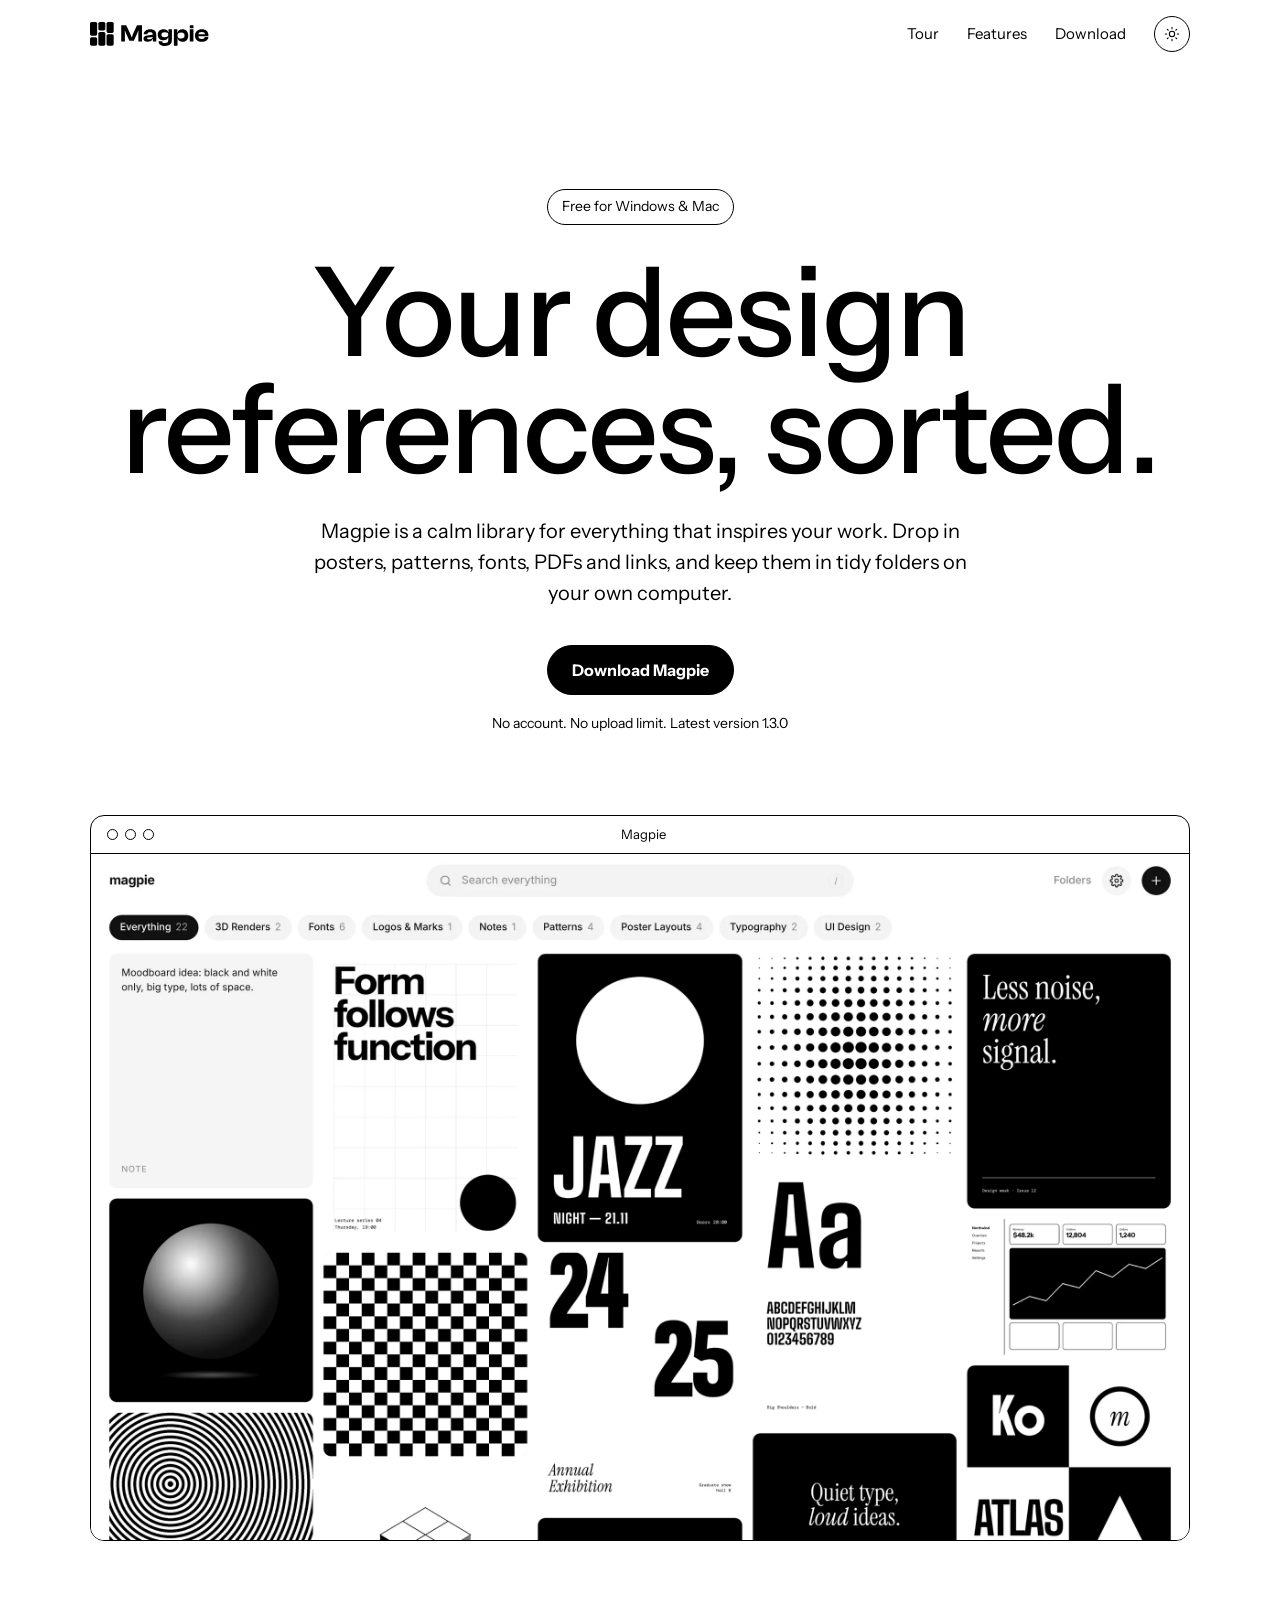
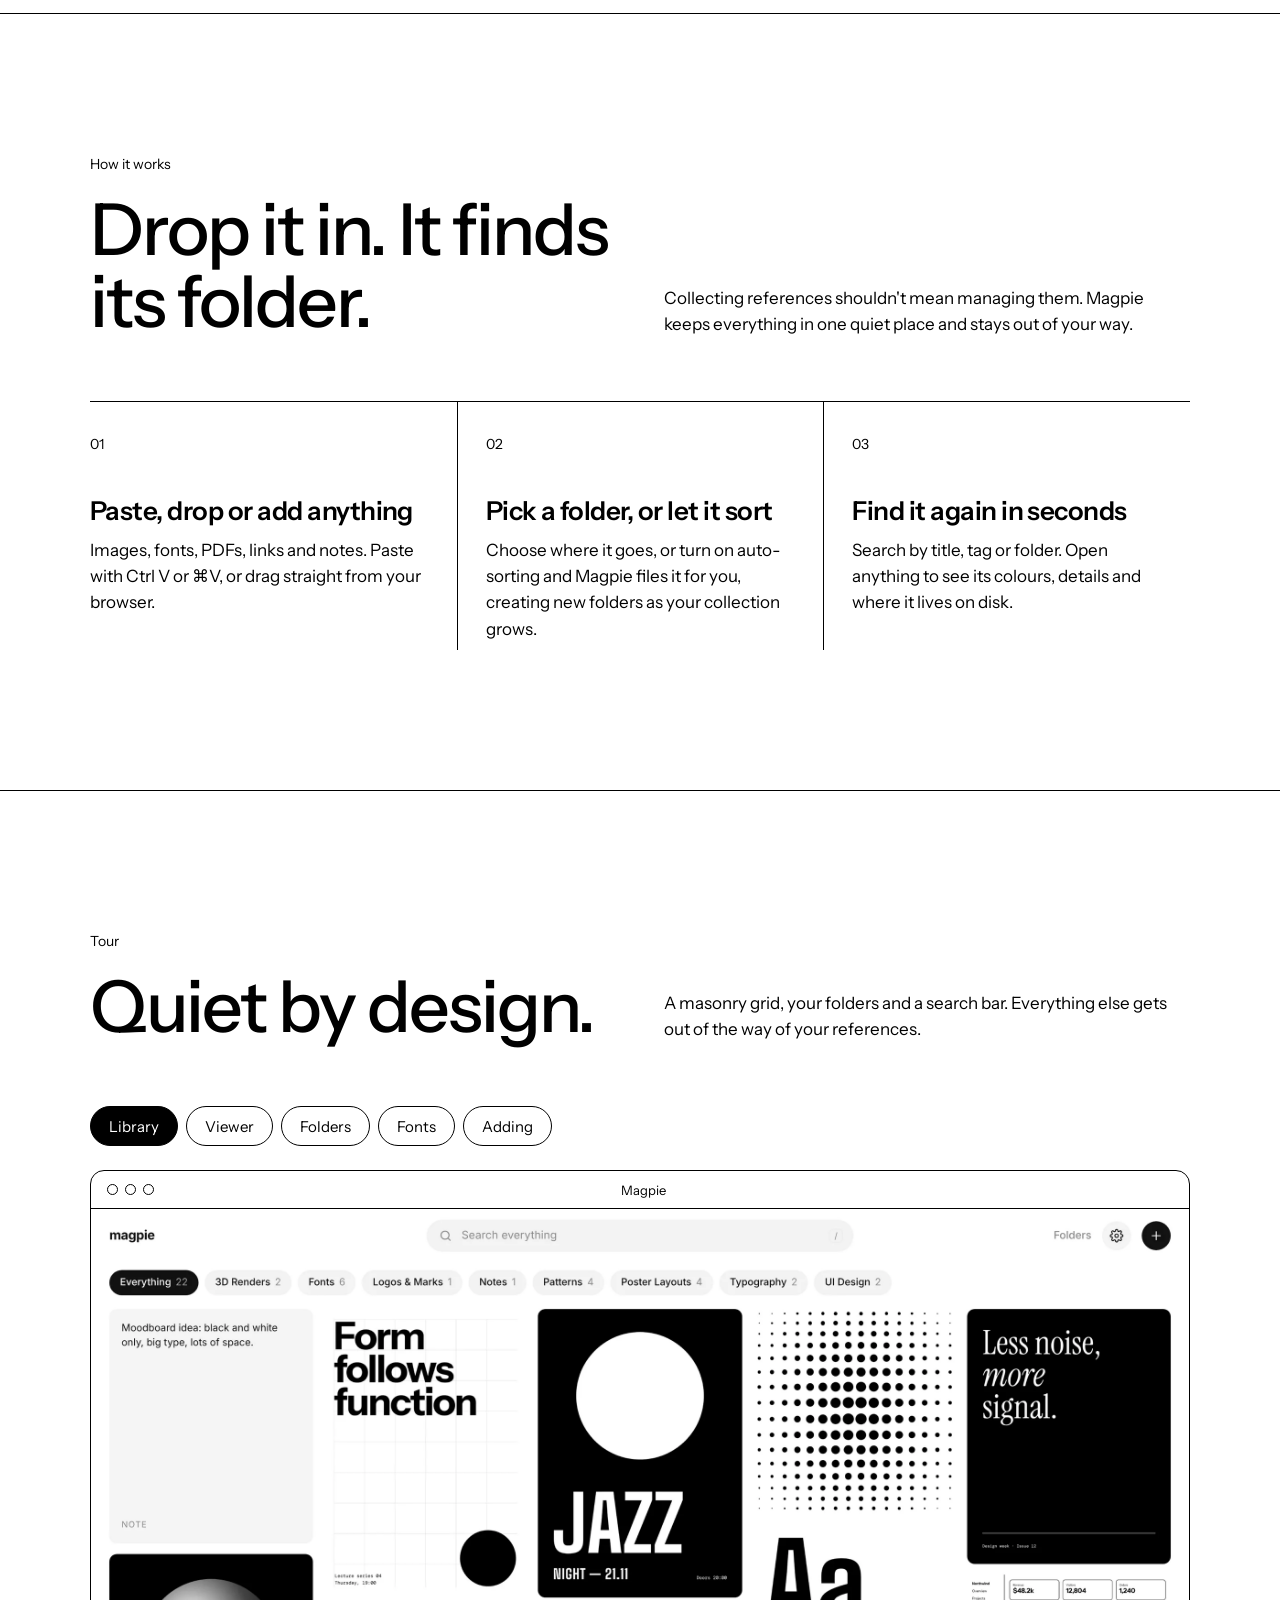
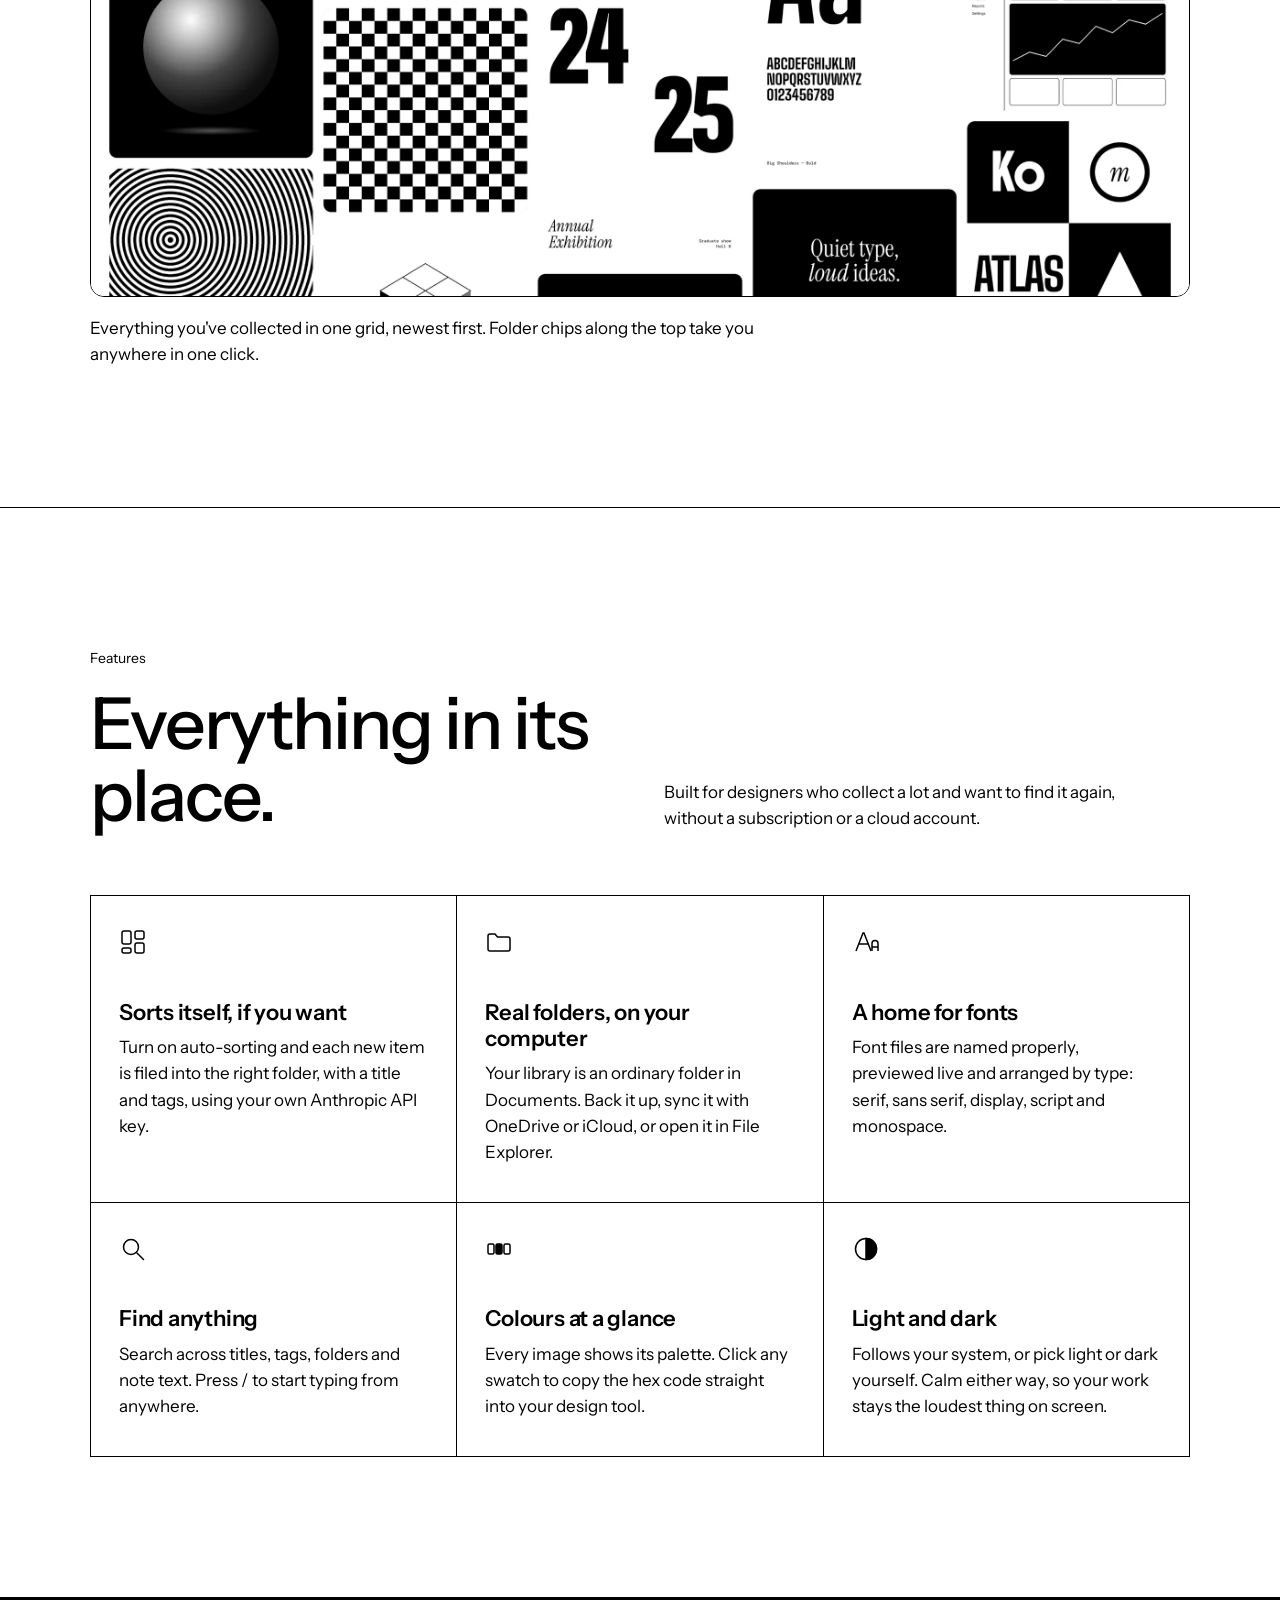
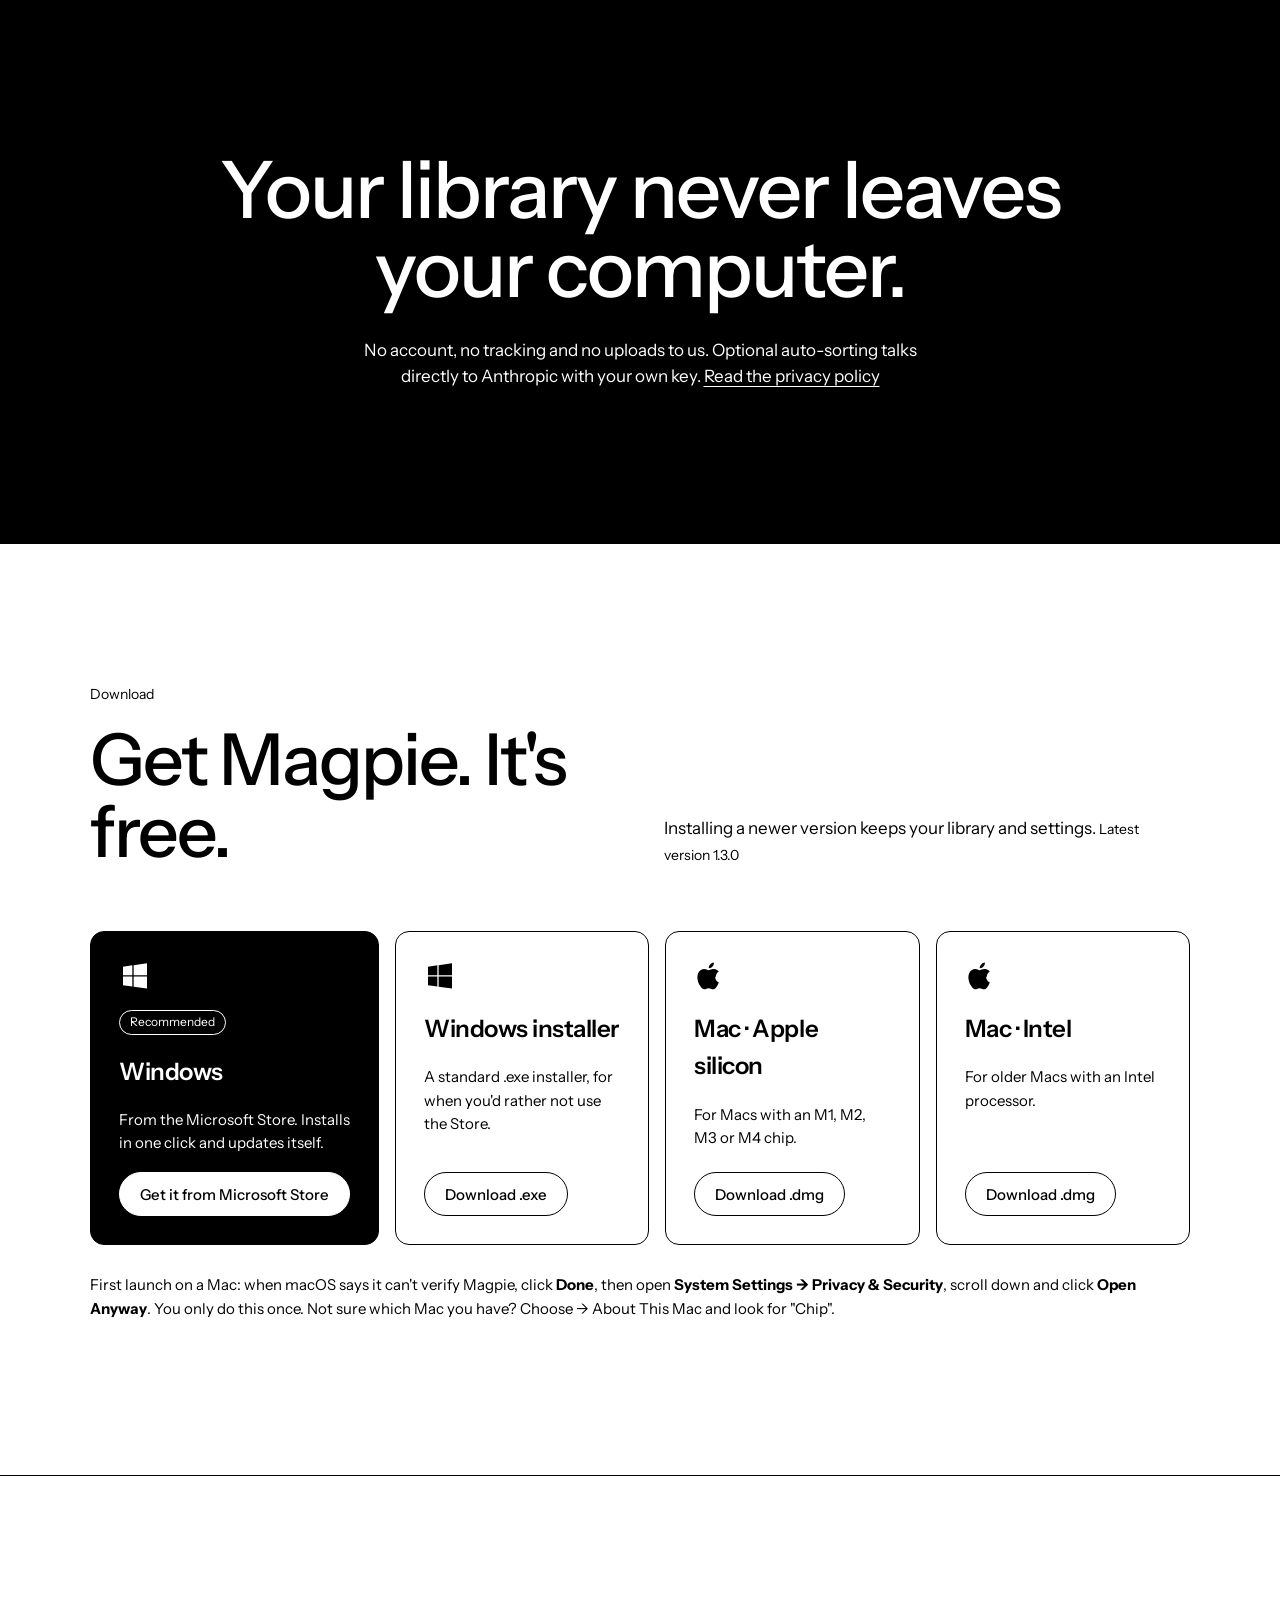
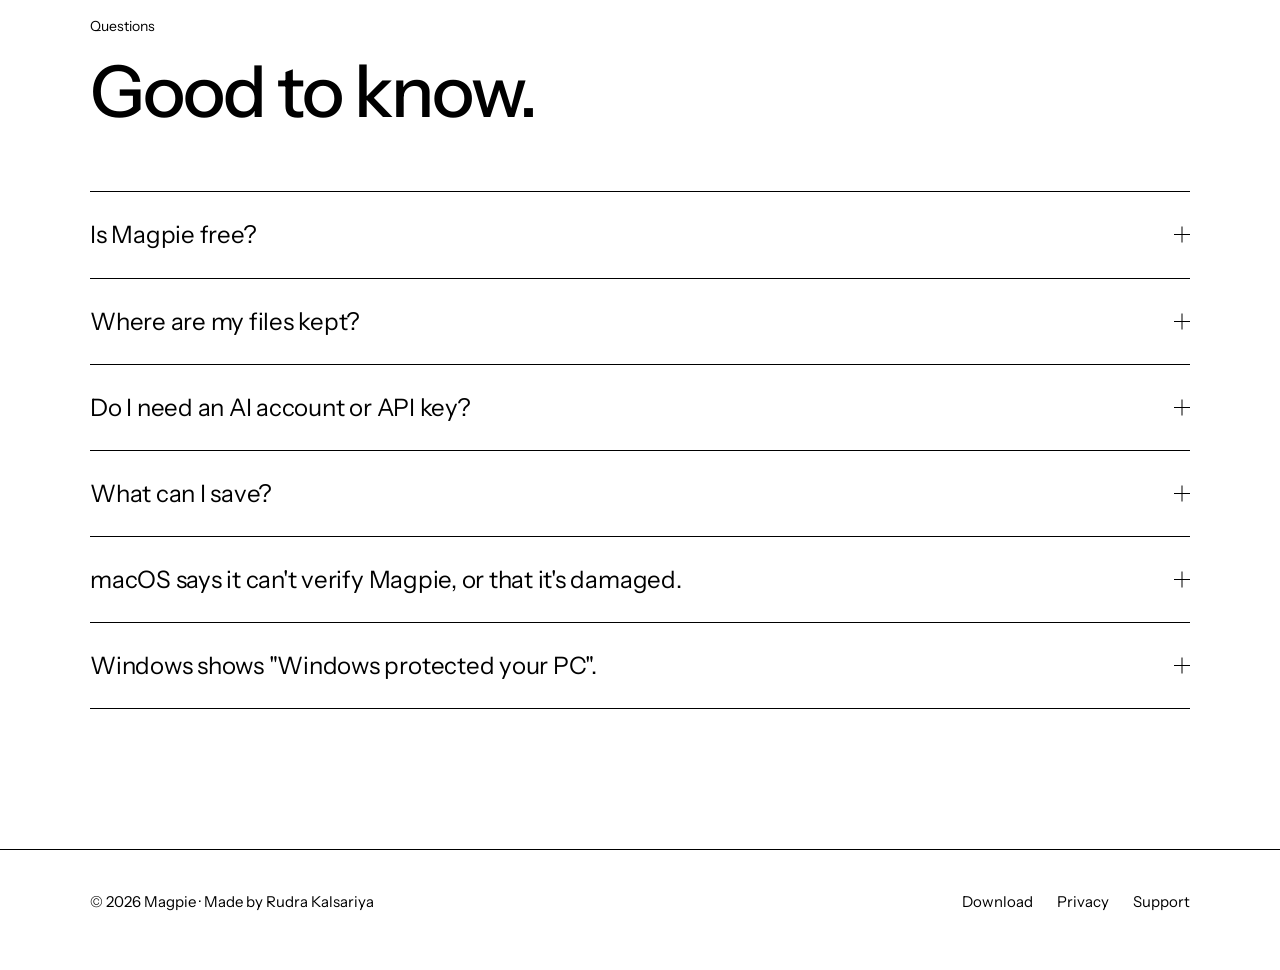
<file: index.html>
<!doctype html>
<html lang="en">
  <head>
    <meta charset="utf-8" />
    <meta name="viewport" content="width=device-width, initial-scale=1" />
    <title>Magpie · Your design references, sorted</title>
    <meta name="description" content="Magpie is a calm, minimal library for your design references. Drop in images, fonts, PDFs and links, and keep everything sorted into folders on your own computer. Free for Windows and Mac." />
    <meta name="theme-color" content="#ffffff" media="(prefers-color-scheme: light)" />
    <meta name="theme-color" content="#000000" media="(prefers-color-scheme: dark)" />
    <meta property="og:type" content="website" />
    <meta property="og:title" content="Magpie · Your design references, sorted" />
    <meta property="og:description" content="A calm, minimal library for posters, patterns, fonts, PDFs and links. Free for Windows and Mac." />
    <meta property="og:image" content="/og.png" />
    <meta name="twitter:card" content="summary_large_image" />
    <link rel="icon" href="/favicon.svg" type="image/svg+xml" />
    <link rel="icon" href="/favicon-32.png" sizes="32x32" type="image/png" />
    <link rel="apple-touch-icon" href="/apple-touch-icon.png" />
    <link rel="preload" href="/assets/fonts/InstrumentSans-Regular.woff2" as="font" type="font/woff2" crossorigin />
    <link rel="preconnect" href="https://api.fontshare.com" />
    <link rel="preconnect" href="https://cdn.fontshare.com" crossorigin />
    <link rel="stylesheet" href="https://api.fontshare.com/v2/css?f[]=clash-display@500&amp;display=swap" />
    <link rel="stylesheet" href="/assets/css/site.css" />
    <script src="/assets/js/theme.js"></script>
    <script src="/assets/js/site.js" defer></script>
  </head>
  <body>
    <a class="skip" href="#main">Skip to content</a>

    <header class="site-header">
      <div class="wrap">
        <a class="brand" href="/" aria-label="Magpie home">
          <svg class="logo" viewBox="0 0 795 161" fill="currentColor" role="img" aria-label="Magpie">
            <path d="M37.12 0H10.88C4.87114 0 0 4.82915 0 10.7862V81.2138C0 87.1708 4.87114 92 10.88 92H37.12C43.1289 92 48 87.1708 48 81.2138V10.7862C48 4.82915 43.1289 0 37.12 0Z" />
            <path d="M37.12 102H10.88C4.87114 102 0 106.875 0 112.888V148.112C0 154.125 4.87114 159 10.88 159H37.12C43.1289 159 48 154.125 48 148.112V112.888C48 106.875 43.1289 102 37.12 102Z" />
            <path d="M92.3467 0H66.6533C60.7697 0 56 4.87456 56 10.8876V46.1124C56 52.1254 60.7697 57 66.6533 57H92.3467C98.2303 57 103 52.1254 103 46.1124V10.8876C103 4.87456 98.2303 0 92.3467 0Z" />
            <path d="M92.3467 67H66.6533C60.7697 67 56 71.8292 56 77.7862V148.214C56 154.171 60.7697 159 66.6533 159H92.3467C98.2303 159 103 154.171 103 148.214V77.7862C103 71.8292 98.2303 67 92.3467 67Z" />
            <path d="M148.12 0H121.88C115.871 0 111 4.83143 111 10.7913V62.2087C111 68.1686 115.871 73 121.88 73H148.12C154.129 73 159 68.1686 159 62.2087V10.7913C159 4.83143 154.129 0 148.12 0Z" />
            <path d="M148.12 83H121.88C115.871 83 111 87.8609 111 93.8571V148.143C111 154.139 115.871 159 121.88 159H148.12C154.129 159 159 154.139 159 148.143V93.8571C159 87.8609 154.129 83 148.12 83Z" />
            <path d="M234.12 131.5H209.552V21.762H242.8L268.515 75.8121L278.834 101.527H280.636L290.627 75.8121L315.522 21.762H348.935V131.5H324.367V75.8121L325.186 58.6143H323.384L316.996 75.8121L294.066 124.948H264.257L241.326 75.8121L234.939 58.6143H233.137L234.12 75.8121V131.5Z" />
            <path d="M387.047 133.138C369.357 133.138 358.711 124.948 358.711 111.19C358.711 99.07 367.72 91.5357 385.245 89.7341L420.459 86.1307V83.0187C420.459 72.3725 415.709 69.4243 402.606 69.4243C390.159 69.4243 385.081 72.7001 385.081 82.036V82.6912H360.349V82.1998C360.349 61.8901 377.383 47.8043 404.408 47.8043C431.761 47.8043 444.7 61.8901 444.7 83.3463V131.5H421.77V112.664H420.459C416.692 125.44 405.227 133.138 387.047 133.138ZM383.443 109.552C383.443 113.975 386.883 115.776 394.089 115.776C410.796 115.776 419.804 111.845 420.459 100.216L391.96 103.492C386.064 103.984 383.443 105.621 383.443 109.552Z" />
            <path d="M493.186 123.147C468.782 123.147 454.696 108.57 454.696 85.4756C454.696 62.5452 469.601 47.8043 494.169 47.8043C510.875 47.8043 522.832 55.011 525.453 69.2606H526.763V49.4422H549.693V119.543C549.693 148.206 532.332 160.982 503.014 160.982C476.48 160.982 459.774 149.189 459.774 128.552H484.342C484.342 137.724 487.945 140.508 504.651 140.508C520.375 140.508 525.125 137.233 525.125 121.181V102.673H523.815C521.194 114.794 511.531 123.147 493.186 123.147ZM479.428 85.4756C479.428 97.5959 486.307 102.018 501.703 102.018C517.427 102.018 525.125 97.5959 525.125 86.2945V84.4928C525.125 73.3553 517.263 69.0968 502.031 69.0968C486.307 69.0968 479.428 73.3553 479.428 85.4756Z" />
            <path d="M587.288 159.344H562.719V49.4422H585.486V71.8812H587.124C590.072 56.1575 600.554 47.8043 619.881 47.8043C645.105 47.8043 659.191 64.5107 659.191 90.553C659.191 116.595 645.432 133.138 620.7 133.138C601.701 133.138 591.219 123.802 588.434 109.389H587.288V159.344ZM587.288 91.6995C587.288 105.785 595.805 110.699 611.201 110.699C626.924 110.699 634.295 105.458 634.295 90.553C634.295 75.4845 626.924 70.4071 611.364 70.4071C595.477 70.4071 587.288 75.8121 587.288 90.3892V91.6995Z" />
            <path d="M693.974 41.089H669.406V21.762H693.974V41.089ZM693.974 131.5H669.406V49.4422H693.974V131.5Z" />
            <path d="M750.401 133.138C723.049 133.138 704.377 119.707 704.377 90.553C704.377 64.3469 722.885 47.8043 749.91 47.8043C776.771 47.8043 794.624 61.8901 794.624 87.6048C794.624 90.553 794.297 92.6822 793.969 95.4666H727.143C727.799 108.078 733.695 113.483 749.582 113.483C764.159 113.483 769.237 109.716 769.237 102.673V101.035H793.805V102.837C793.805 120.69 776.444 133.138 750.401 133.138ZM749.419 66.9675C734.841 66.9675 728.617 71.8812 727.471 82.5274H771.039C770.383 71.7174 763.832 66.9675 749.419 66.9675Z" />
          </svg>
        </a>
        <nav class="nav" aria-label="Main">
          <a class="hide-sm" href="#tour">Tour</a>
          <a class="hide-sm" href="#features">Features</a>
          <a href="#download">Download</a>
          <button class="theme-toggle" type="button" aria-label="Switch theme">
            <svg class="sun" viewBox="0 0 24 24" fill="none" stroke="currentColor" stroke-width="1.6" stroke-linecap="round" aria-hidden="true"><circle cx="12" cy="12" r="4" /><path d="M12 2v2M12 20v2M4.9 4.9l1.4 1.4M17.7 17.7l1.4 1.4M2 12h2M20 12h2M4.9 19.1l1.4-1.4M17.7 6.3l1.4-1.4" /></svg>
            <svg class="moon" viewBox="0 0 24 24" fill="none" stroke="currentColor" stroke-width="1.6" stroke-linecap="round" stroke-linejoin="round" aria-hidden="true"><path d="M20 14.5A8 8 0 0 1 9.5 4a8 8 0 1 0 10.5 10.5z" /></svg>
          </button>
        </nav>
      </div>
    </header>

    <main id="main">
      <!-- Hero -->
      <section class="hero">
        <div class="wrap">
          <span class="eyebrow reveal">Free for Windows &amp; Mac</span>
          <h1 class="reveal"><span>Your design</span> <span>references, sorted.</span></h1>
          <p class="lede reveal">
            Magpie is a calm library for everything that inspires your work. Drop in posters, patterns, fonts, PDFs and links, and keep them in tidy folders on your own computer.
          </p>

          <div class="cta reveal" data-platform="windows">
            <a class="btn btn-solid" data-download="store" href="https://apps.microsoft.com/search?query=Magpie%20Library">
              <svg viewBox="0 0 24 24" fill="currentColor" aria-hidden="true"><path d="M3 5.1 10 4v7.4H3zM11 3.9 21 2.5v8.9H11zM3 12.4h7v7.5L3 18.9zM11 12.4h10v9L11 20z" /></svg>
              Get it from Microsoft Store
            </a>
            <a class="btn btn-line" href="#download">Other downloads</a>
          </div>
          <div class="cta reveal" data-platform="mac" hidden>
            <a class="btn btn-solid" data-download="macArm" href="https://github.com/RudraKalsariya/-Storing-Design-Library/releases/download/v1.3.0/Magpie-1.3.0-mac-arm64.dmg">
              <svg viewBox="0 0 24 24" fill="currentColor" aria-hidden="true"><path d="M16.4 12.6c0-2.6 2.1-3.8 2.2-3.9-1.2-1.8-3.1-2-3.7-2-1.6-.2-3.1.9-3.9.9-.8 0-2-.9-3.4-.9-1.7 0-3.3 1-4.2 2.6-1.8 3.1-.5 7.7 1.3 10.2.8 1.2 1.8 2.6 3.1 2.5 1.2 0 1.7-.8 3.2-.8s1.9.8 3.2.8c1.3 0 2.2-1.2 3-2.4.9-1.4 1.3-2.7 1.3-2.8 0 0-2.6-1-2.6-4.2zM13.9 4.9c.7-.8 1.1-1.9 1-3-1 0-2.1.6-2.8 1.4-.6.7-1.2 1.8-1 2.9 1 .1 2.1-.5 2.8-1.3z" /></svg>
              Download for Mac
              <small>Apple silicon</small>
            </a>
            <a class="btn btn-line" data-download="macIntel" href="https://github.com/RudraKalsariya/-Storing-Design-Library/releases/download/v1.3.0/Magpie-1.3.0-mac-x64.dmg">Intel Mac</a>
          </div>
          <div class="cta reveal" data-platform="other" hidden>
            <a class="btn btn-solid" href="#download">Download Magpie</a>
          </div>
          <p class="fineprint reveal">No account. No upload limit. <span data-version>Latest version 1.3.0</span></p>

          <div class="frame reveal">
            <div class="frame-bar" aria-hidden="true"><span></span><span></span><span></span><b>Magpie</b></div>
            <img class="shot-light" src="/assets/img/screens/library-light.webp" width="2400" height="1500" alt="Magpie's library: a masonry grid of black and white posters, patterns, type specimens and 3D renders, with folder chips along the top." fetchpriority="high" />
            <img class="shot-dark" src="/assets/img/screens/library-dark.webp" width="2400" height="1500" alt="Magpie's library in dark mode." loading="lazy" />
          </div>
        </div>
      </section>

      <!-- How it works -->
      <section class="section" id="how">
        <div class="wrap">
          <div class="section-head reveal">
            <div>
              <span class="label">How it works</span>
              <h2>Drop it in. It finds its folder.</h2>
            </div>
            <p>Collecting references shouldn't mean managing them. Magpie keeps everything in one quiet place and stays out of your way.</p>
          </div>
          <div class="steps">
            <div class="step reveal">
              <span class="num">01</span>
              <h3>Paste, drop or add anything</h3>
              <p>Images, fonts, PDFs, links and notes. Paste with Ctrl V or ⌘V, or drag straight from your browser.</p>
            </div>
            <div class="step reveal">
              <span class="num">02</span>
              <h3>Pick a folder, or let it sort</h3>
              <p>Choose where it goes, or turn on auto-sorting and Magpie files it for you, creating new folders as your collection grows.</p>
            </div>
            <div class="step reveal">
              <span class="num">03</span>
              <h3>Find it again in seconds</h3>
              <p>Search by title, tag or folder. Open anything to see its colours, details and where it lives on disk.</p>
            </div>
          </div>
        </div>
      </section>

      <!-- Tour -->
      <section class="section" id="tour">
        <div class="wrap">
          <div class="section-head reveal">
            <div>
              <span class="label">Tour</span>
              <h2>Quiet by design.</h2>
            </div>
            <p>A masonry grid, your folders and a search bar. Everything else gets out of the way of your references.</p>
          </div>

          <div class="tabs reveal" role="tablist" aria-label="Screenshots">
            <button class="tab" role="tab" id="tab-library" aria-controls="panel-library" aria-selected="true">Library</button>
            <button class="tab" role="tab" id="tab-viewer" aria-controls="panel-viewer" aria-selected="false" tabindex="-1">Viewer</button>
            <button class="tab" role="tab" id="tab-folders" aria-controls="panel-folders" aria-selected="false" tabindex="-1">Folders</button>
            <button class="tab" role="tab" id="tab-fonts" aria-controls="panel-fonts" aria-selected="false" tabindex="-1">Fonts</button>
            <button class="tab" role="tab" id="tab-add" aria-controls="panel-add" aria-selected="false" tabindex="-1">Adding</button>
          </div>

          <div class="tour-stage reveal">
            <div class="tour-panel active" id="panel-library" role="tabpanel" aria-labelledby="tab-library">
              <div class="frame">
                <div class="frame-bar" aria-hidden="true"><span></span><span></span><span></span><b>Magpie</b></div>
                <img class="shot-light" src="/assets/img/screens/library-light.webp" width="2400" height="1500" alt="The library grid with folder chips." loading="lazy" />
                <img class="shot-dark" src="/assets/img/screens/library-dark.webp" width="2400" height="1500" alt="The library grid in dark mode." loading="lazy" />
              </div>
              <p class="tour-caption">Everything you've collected in one grid, newest first. Folder chips along the top take you anywhere in one click.</p>
            </div>
            <div class="tour-panel" id="panel-viewer" role="tabpanel" aria-labelledby="tab-viewer">
              <div class="frame">
                <div class="frame-bar" aria-hidden="true"><span></span><span></span><span></span><b>Magpie</b></div>
                <img class="shot-light" src="/assets/img/screens/viewer-light.webp" width="2400" height="1500" alt="A poster opened in the viewer, with its folder, tags, colours and file details." loading="lazy" />
                <img class="shot-dark" src="/assets/img/screens/viewer-dark.webp" width="2400" height="1500" alt="The viewer in dark mode." loading="lazy" />
              </div>
              <p class="tour-caption">Open anything to see it large, with its tags, colour palette and file details. Click a colour to copy its hex code.</p>
            </div>
            <div class="tour-panel" id="panel-folders" role="tabpanel" aria-labelledby="tab-folders">
              <div class="frame">
                <div class="frame-bar" aria-hidden="true"><span></span><span></span><span></span><b>Magpie</b></div>
                <img class="shot-light" src="/assets/img/screens/folders-light.webp" width="2400" height="1500" alt="The Folders page: a grid of folder cards with image previews." loading="lazy" />
                <img class="shot-dark" src="/assets/img/screens/folders-dark.webp" width="2400" height="1500" alt="The Folders page in dark mode." loading="lazy" />
              </div>
              <p class="tour-caption">Every folder is a real folder on your computer, so your library is just as easy to browse in File Explorer or Finder.</p>
            </div>
            <div class="tour-panel" id="panel-fonts" role="tabpanel" aria-labelledby="tab-fonts">
              <div class="frame">
                <div class="frame-bar" aria-hidden="true"><span></span><span></span><span></span><b>Magpie</b></div>
                <img class="shot-light" src="/assets/img/screens/fonts-light.webp" width="2400" height="1500" alt="The Fonts folder with subfolders for Display, Monospace, Sans Serif, Script and Serif." loading="lazy" />
                <img class="shot-dark" src="/assets/img/screens/fonts-dark.webp" width="2400" height="1500" alt="The Fonts folder in dark mode." loading="lazy" />
              </div>
              <p class="tour-caption">Fonts get a home of their own, arranged by type. Drag a font onto a subfolder to move it, and type into a live preview.</p>
            </div>
            <div class="tour-panel" id="panel-add" role="tabpanel" aria-labelledby="tab-add">
              <div class="frame">
                <div class="frame-bar" aria-hidden="true"><span></span><span></span><span></span><b>Magpie</b></div>
                <img class="shot-light" src="/assets/img/screens/add-light.webp" width="2400" height="1500" alt="The Add dialog with three images ready to add to the Poster Layouts folder." loading="lazy" />
                <img class="shot-dark" src="/assets/img/screens/add-dark.webp" width="2400" height="1500" alt="The Add dialog in dark mode." loading="lazy" />
              </div>
              <p class="tour-caption">Add a batch at once and pick its folder, or paste a link or a note. Inside a folder, anything you paste lands right there.</p>
            </div>
          </div>
        </div>
      </section>

      <!-- Features -->
      <section class="section" id="features">
        <div class="wrap">
          <div class="section-head reveal">
            <div>
              <span class="label">Features</span>
              <h2>Everything in its place.</h2>
            </div>
            <p>Built for designers who collect a lot and want to find it again, without a subscription or a cloud account.</p>
          </div>
          <div class="features">
            <div class="feature reveal">
              <svg viewBox="0 0 28 28" fill="none" stroke="currentColor" stroke-width="1.5" aria-hidden="true"><rect x="3" y="3" width="9" height="13" rx="2" /><rect x="16" y="3" width="9" height="8" rx="2" /><rect x="3" y="20" width="9" height="5" rx="2" /><rect x="16" y="15" width="9" height="10" rx="2" /></svg>
              <h3>Sorts itself, if you want</h3>
              <p>Turn on auto-sorting and each new item is filed into the right folder, with a title and tags, using your own Anthropic API key.</p>
            </div>
            <div class="feature reveal">
              <svg viewBox="0 0 28 28" fill="none" stroke="currentColor" stroke-width="1.5" aria-hidden="true"><path d="M3 8a2 2 0 0 1 2-2h5l2.5 3H23a2 2 0 0 1 2 2v10a2 2 0 0 1-2 2H5a2 2 0 0 1-2-2z" /></svg>
              <h3>Real folders, on your computer</h3>
              <p>Your library is an ordinary folder in Documents. Back it up, sync it with OneDrive or iCloud, or open it in File Explorer.</p>
            </div>
            <div class="feature reveal">
              <svg viewBox="0 0 28 28" fill="none" stroke="currentColor" stroke-width="1.5" aria-hidden="true"><path d="M4 23 11 5h1l7 18M6.8 16h9.4" /><path d="M20 23v-7.5a3 3 0 0 1 6 0V23M20 19h6" /></svg>
              <h3>A home for fonts</h3>
              <p>Font files are named properly, previewed live and arranged by type: serif, sans serif, display, script and monospace.</p>
            </div>
            <div class="feature reveal">
              <svg viewBox="0 0 28 28" fill="none" stroke="currentColor" stroke-width="1.5" stroke-linecap="round" aria-hidden="true"><circle cx="12" cy="12" r="7.5" /><path d="m18 18 6.5 6.5" /></svg>
              <h3>Find anything</h3>
              <p>Search across titles, tags, folders and note text. Press / to start typing from anywhere.</p>
            </div>
            <div class="feature reveal">
              <svg viewBox="0 0 28 28" fill="none" stroke="currentColor" stroke-width="1.5" aria-hidden="true"><rect x="3" y="9" width="6" height="10" rx="1.5" /><rect x="11" y="9" width="6" height="10" rx="1.5" fill="currentColor" /><rect x="19" y="9" width="6" height="10" rx="1.5" /></svg>
              <h3>Colours at a glance</h3>
              <p>Every image shows its palette. Click any swatch to copy the hex code straight into your design tool.</p>
            </div>
            <div class="feature reveal">
              <svg viewBox="0 0 28 28" fill="none" stroke="currentColor" stroke-width="1.5" aria-hidden="true"><circle cx="14" cy="14" r="10.5" /><path d="M14 3.5a10.5 10.5 0 0 1 0 21z" fill="currentColor" /></svg>
              <h3>Light and dark</h3>
              <p>Follows your system, or pick light or dark yourself. Calm either way, so your work stays the loudest thing on screen.</p>
            </div>
          </div>
        </div>
      </section>

      <!-- Privacy statement -->
      <section class="statement">
        <div class="wrap">
          <p class="big reveal">Your library never leaves your computer.</p>
          <p class="small reveal">No account, no tracking and no uploads to us. Optional auto-sorting talks directly to Anthropic with your own key. <a href="/privacy">Read the privacy policy</a></p>
        </div>
      </section>

      <!-- Download -->
      <section class="section" id="download">
        <div class="wrap">
          <div class="section-head reveal">
            <div>
              <span class="label">Download</span>
              <h2>Get Magpie. It's free.</h2>
            </div>
            <p>Installing a newer version keeps your library and settings. <span class="version" data-version>Latest version 1.3.0</span></p>
          </div>
          <div class="downloads">
            <a class="dl recommended reveal" data-download="store" href="https://apps.microsoft.com/search?query=Magpie%20Library">
              <svg class="os" viewBox="0 0 24 24" fill="currentColor" aria-hidden="true"><path d="M3 5.1 10 4v7.4H3zM11 3.9 21 2.5v8.9H11zM3 12.4h7v7.5L3 18.9zM11 12.4h10v9L11 20z" /></svg>
              <span class="tag">Recommended</span>
              <h3>Windows</h3>
              <p>From the Microsoft Store. Installs in one click and updates itself.</p>
              <span class="btn">Get it from Microsoft Store</span>
            </a>
            <a class="dl reveal" data-download="win" href="https://github.com/RudraKalsariya/-Storing-Design-Library/releases/download/v1.3.0/Magpie-1.3.0-win-x64.exe">
              <svg class="os" viewBox="0 0 24 24" fill="currentColor" aria-hidden="true"><path d="M3 5.1 10 4v7.4H3zM11 3.9 21 2.5v8.9H11zM3 12.4h7v7.5L3 18.9zM11 12.4h10v9L11 20z" /></svg>
              <h3>Windows installer</h3>
              <p>A standard .exe installer, for when you'd rather not use the Store.</p>
              <span class="btn">Download .exe</span>
            </a>
            <a class="dl reveal" data-download="macArm" href="https://github.com/RudraKalsariya/-Storing-Design-Library/releases/download/v1.3.0/Magpie-1.3.0-mac-arm64.dmg">
              <svg class="os" viewBox="0 0 24 24" fill="currentColor" aria-hidden="true"><path d="M16.4 12.6c0-2.6 2.1-3.8 2.2-3.9-1.2-1.8-3.1-2-3.7-2-1.6-.2-3.1.9-3.9.9-.8 0-2-.9-3.4-.9-1.7 0-3.3 1-4.2 2.6-1.8 3.1-.5 7.7 1.3 10.2.8 1.2 1.8 2.6 3.1 2.5 1.2 0 1.7-.8 3.2-.8s1.9.8 3.2.8c1.3 0 2.2-1.2 3-2.4.9-1.4 1.3-2.7 1.3-2.8 0 0-2.6-1-2.6-4.2zM13.9 4.9c.7-.8 1.1-1.9 1-3-1 0-2.1.6-2.8 1.4-.6.7-1.2 1.8-1 2.9 1 .1 2.1-.5 2.8-1.3z" /></svg>
              <h3>Mac · Apple silicon</h3>
              <p>For Macs with an M1, M2, M3 or M4 chip.</p>
              <span class="btn">Download .dmg</span>
            </a>
            <a class="dl reveal" data-download="macIntel" href="https://github.com/RudraKalsariya/-Storing-Design-Library/releases/download/v1.3.0/Magpie-1.3.0-mac-x64.dmg">
              <svg class="os" viewBox="0 0 24 24" fill="currentColor" aria-hidden="true"><path d="M16.4 12.6c0-2.6 2.1-3.8 2.2-3.9-1.2-1.8-3.1-2-3.7-2-1.6-.2-3.1.9-3.9.9-.8 0-2-.9-3.4-.9-1.7 0-3.3 1-4.2 2.6-1.8 3.1-.5 7.7 1.3 10.2.8 1.2 1.8 2.6 3.1 2.5 1.2 0 1.7-.8 3.2-.8s1.9.8 3.2.8c1.3 0 2.2-1.2 3-2.4.9-1.4 1.3-2.7 1.3-2.8 0 0-2.6-1-2.6-4.2zM13.9 4.9c.7-.8 1.1-1.9 1-3-1 0-2.1.6-2.8 1.4-.6.7-1.2 1.8-1 2.9 1 .1 2.1-.5 2.8-1.3z" /></svg>
              <h3>Mac · Intel</h3>
              <p>For older Macs with an Intel processor.</p>
              <span class="btn">Download .dmg</span>
            </a>
          </div>
          <p class="dl-note reveal">
            First launch on a Mac: when macOS says it can't verify Magpie, click <b>Done</b>, then open <b>System Settings → Privacy &amp; Security</b>, scroll down and click <b>Open Anyway</b>. You only do this once. Not sure which Mac you have? Choose  → About This Mac and look for "Chip".
          </p>
        </div>
      </section>

      <!-- FAQ -->
      <section class="section" id="faq">
        <div class="wrap">
          <div class="section-head reveal">
            <div>
              <span class="label">Questions</span>
              <h2>Good to know.</h2>
            </div>
          </div>
          <div class="faq reveal">
            <details>
              <summary>Is Magpie free?<i aria-hidden="true"></i></summary>
              <div class="answer"><p>Yes. Magpie is free to download and use, with no account and no limit on how much you store.</p></div>
            </details>
            <details>
              <summary>Where are my files kept?<i aria-hidden="true"></i></summary>
              <div class="answer">
                <p>In a normal folder on your computer, <code>Documents/Magpie</code>, with one subfolder per category. Uninstalling Magpie doesn't touch it, and you can move it anywhere, such as an external drive or a synced OneDrive or iCloud folder, from <b>Settings → Library folder</b>.</p>
              </div>
            </details>
            <details>
              <summary>Do I need an AI account or API key?<i aria-hidden="true"></i></summary>
              <div class="answer">
                <p>No. Without one, you pick the folder for each item yourself. Auto-sorting is optional: add an Anthropic API key in Settings and Claude files new items for you. That costs about a cent per image, paid directly to Anthropic.</p>
              </div>
            </details>
            <details>
              <summary>What can I save?<i aria-hidden="true"></i></summary>
              <div class="answer">
                <p>Images (JPG, PNG, GIF, WebP, AVIF, SVG and more), fonts (TTF, OTF, WOFF), PDFs, videos, links, notes, and design source files like .psd, .ai, .fig and .sketch.</p>
              </div>
            </details>
            <details>
              <summary>macOS says it can't verify Magpie, or that it's damaged.<i aria-hidden="true"></i></summary>
              <div class="answer">
                <p>That's macOS being careful with apps from outside the App Store. Click <b>Done</b>, then open <b>System Settings → Privacy &amp; Security</b>, scroll down and click <b>Open Anyway</b>. You only need to do this once.</p>
                <p>If it says Magpie is <b>damaged</b>, you have a version older than 1.2.2. Download the latest one, or open Terminal, run <code>xattr -cr "/Applications/Magpie.app"</code>, then open Magpie again.</p>
              </div>
            </details>
            <details>
              <summary>Windows shows "Windows protected your PC".<i aria-hidden="true"></i></summary>
              <div class="answer">
                <p>Install from the Microsoft Store instead and you won't see it. If you use the .exe installer, click <b>More info → Run anyway</b>.</p>
              </div>
            </details>
          </div>
        </div>
      </section>
    </main>

    <footer class="site-footer">
      <div class="wrap">
        <span>© <span data-year>2026</span> Magpie · Made by Rudra Kalsariya</span>
        <nav aria-label="Footer">
          <a href="#download">Download</a>
          <a href="/privacy">Privacy</a>
          <a href="/support">Support</a>
        </nav>
      </div>
    </footer>
  </body>
</html>
</file>
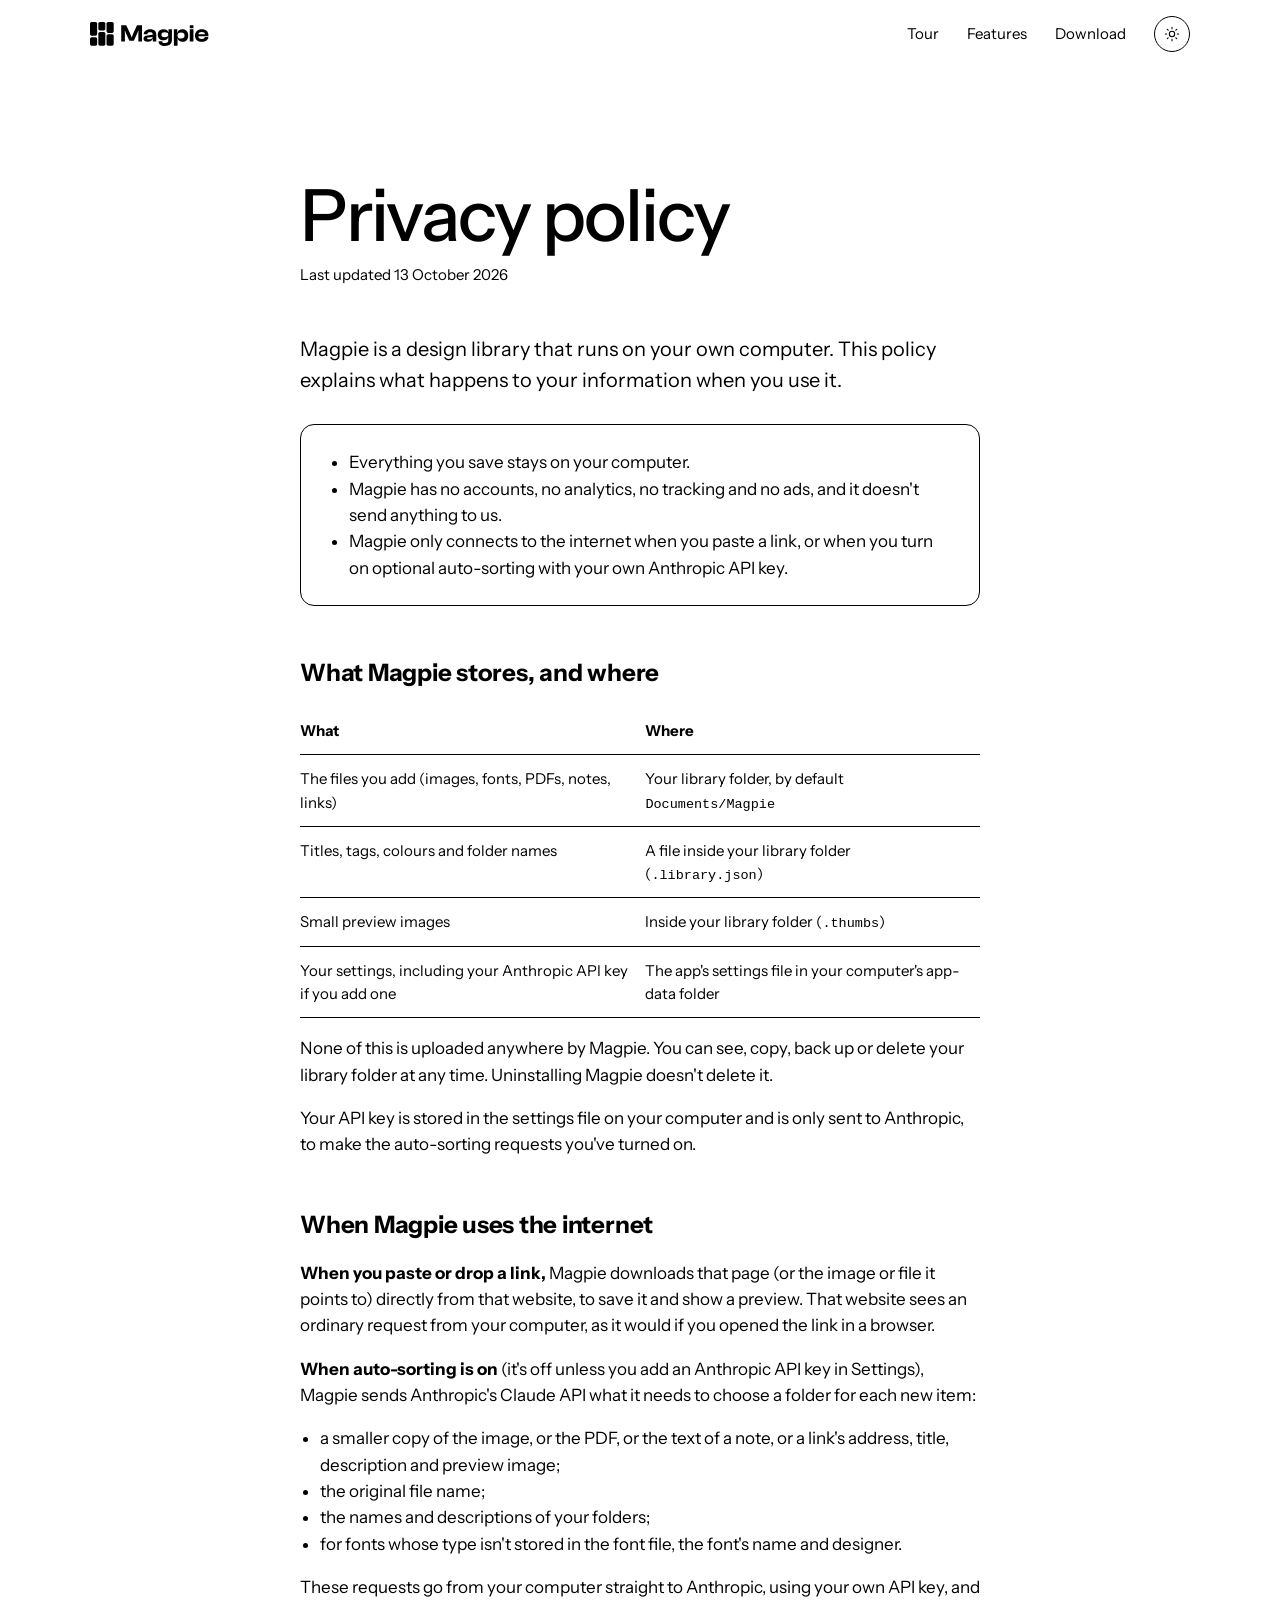
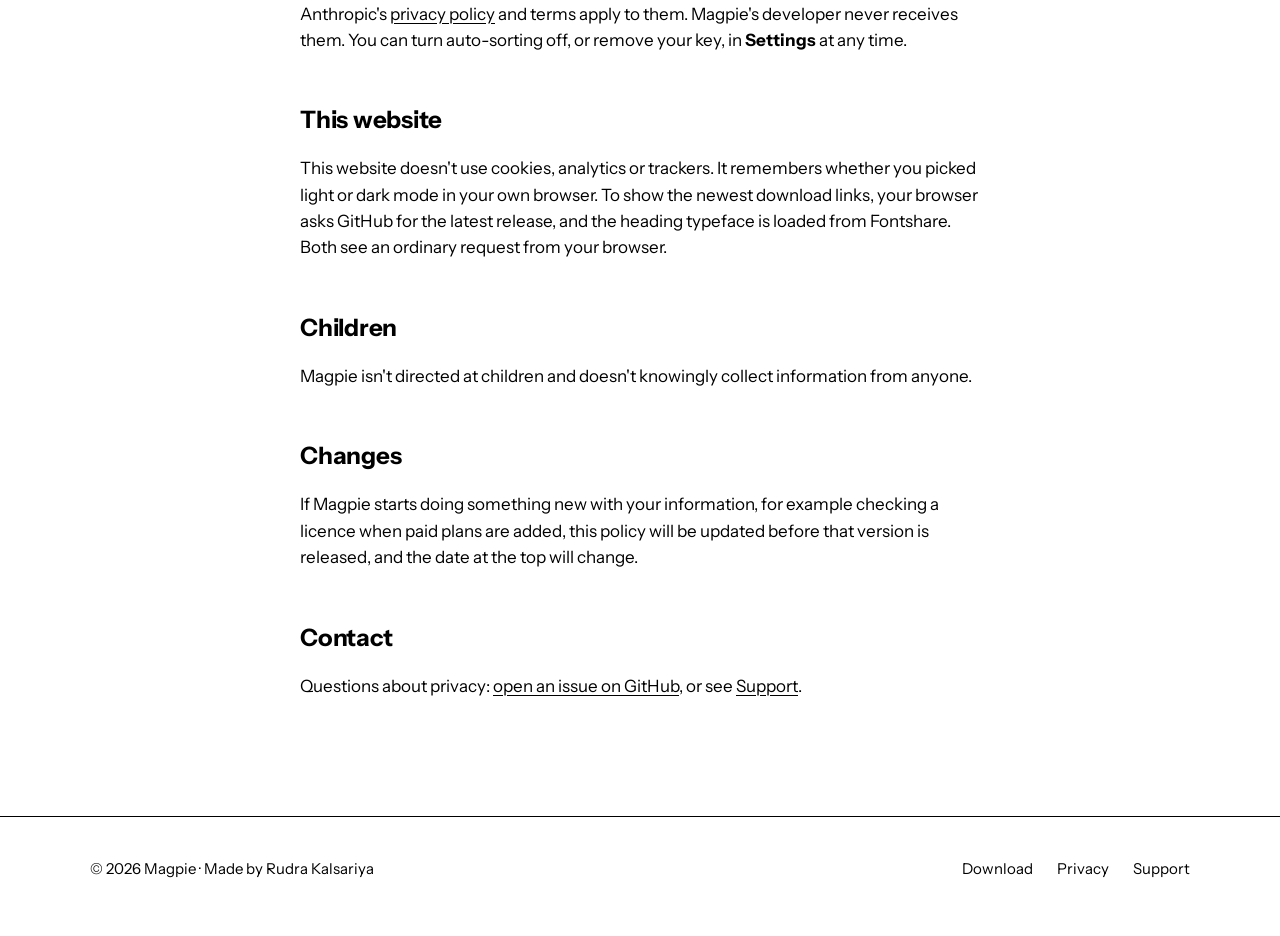
<file: privacy.html>
<!doctype html>
<html lang="en">
  <head>
    <meta charset="utf-8" />
    <meta name="viewport" content="width=device-width, initial-scale=1" />
    <title>Privacy policy · Magpie</title>
    <meta name="description" content="How Magpie handles your information: everything you save stays on your computer." />
    <meta name="theme-color" content="#ffffff" media="(prefers-color-scheme: light)" />
    <meta name="theme-color" content="#000000" media="(prefers-color-scheme: dark)" />
    <link rel="icon" href="/favicon.svg" type="image/svg+xml" />
    <link rel="icon" href="/favicon-32.png" sizes="32x32" type="image/png" />
    <link rel="apple-touch-icon" href="/apple-touch-icon.png" />
    <link rel="preconnect" href="https://api.fontshare.com" />
    <link rel="preconnect" href="https://cdn.fontshare.com" crossorigin />
    <link rel="stylesheet" href="https://api.fontshare.com/v2/css?f[]=clash-display@500&amp;display=swap" />
    <link rel="stylesheet" href="/assets/css/site.css" />
    <script src="/assets/js/theme.js"></script>
    <script src="/assets/js/site.js" defer></script>
  </head>
  <body>
    <a class="skip" href="#main">Skip to content</a>

    <header class="site-header">
      <div class="wrap">
        <a class="brand" href="/" aria-label="Magpie home">
          <svg class="logo" viewBox="0 0 795 161" fill="currentColor" role="img" aria-label="Magpie">
            <path d="M37.12 0H10.88C4.87114 0 0 4.82915 0 10.7862V81.2138C0 87.1708 4.87114 92 10.88 92H37.12C43.1289 92 48 87.1708 48 81.2138V10.7862C48 4.82915 43.1289 0 37.12 0Z" />
            <path d="M37.12 102H10.88C4.87114 102 0 106.875 0 112.888V148.112C0 154.125 4.87114 159 10.88 159H37.12C43.1289 159 48 154.125 48 148.112V112.888C48 106.875 43.1289 102 37.12 102Z" />
            <path d="M92.3467 0H66.6533C60.7697 0 56 4.87456 56 10.8876V46.1124C56 52.1254 60.7697 57 66.6533 57H92.3467C98.2303 57 103 52.1254 103 46.1124V10.8876C103 4.87456 98.2303 0 92.3467 0Z" />
            <path d="M92.3467 67H66.6533C60.7697 67 56 71.8292 56 77.7862V148.214C56 154.171 60.7697 159 66.6533 159H92.3467C98.2303 159 103 154.171 103 148.214V77.7862C103 71.8292 98.2303 67 92.3467 67Z" />
            <path d="M148.12 0H121.88C115.871 0 111 4.83143 111 10.7913V62.2087C111 68.1686 115.871 73 121.88 73H148.12C154.129 73 159 68.1686 159 62.2087V10.7913C159 4.83143 154.129 0 148.12 0Z" />
            <path d="M148.12 83H121.88C115.871 83 111 87.8609 111 93.8571V148.143C111 154.139 115.871 159 121.88 159H148.12C154.129 159 159 154.139 159 148.143V93.8571C159 87.8609 154.129 83 148.12 83Z" />
            <path d="M234.12 131.5H209.552V21.762H242.8L268.515 75.8121L278.834 101.527H280.636L290.627 75.8121L315.522 21.762H348.935V131.5H324.367V75.8121L325.186 58.6143H323.384L316.996 75.8121L294.066 124.948H264.257L241.326 75.8121L234.939 58.6143H233.137L234.12 75.8121V131.5Z" />
            <path d="M387.047 133.138C369.357 133.138 358.711 124.948 358.711 111.19C358.711 99.07 367.72 91.5357 385.245 89.7341L420.459 86.1307V83.0187C420.459 72.3725 415.709 69.4243 402.606 69.4243C390.159 69.4243 385.081 72.7001 385.081 82.036V82.6912H360.349V82.1998C360.349 61.8901 377.383 47.8043 404.408 47.8043C431.761 47.8043 444.7 61.8901 444.7 83.3463V131.5H421.77V112.664H420.459C416.692 125.44 405.227 133.138 387.047 133.138ZM383.443 109.552C383.443 113.975 386.883 115.776 394.089 115.776C410.796 115.776 419.804 111.845 420.459 100.216L391.96 103.492C386.064 103.984 383.443 105.621 383.443 109.552Z" />
            <path d="M493.186 123.147C468.782 123.147 454.696 108.57 454.696 85.4756C454.696 62.5452 469.601 47.8043 494.169 47.8043C510.875 47.8043 522.832 55.011 525.453 69.2606H526.763V49.4422H549.693V119.543C549.693 148.206 532.332 160.982 503.014 160.982C476.48 160.982 459.774 149.189 459.774 128.552H484.342C484.342 137.724 487.945 140.508 504.651 140.508C520.375 140.508 525.125 137.233 525.125 121.181V102.673H523.815C521.194 114.794 511.531 123.147 493.186 123.147ZM479.428 85.4756C479.428 97.5959 486.307 102.018 501.703 102.018C517.427 102.018 525.125 97.5959 525.125 86.2945V84.4928C525.125 73.3553 517.263 69.0968 502.031 69.0968C486.307 69.0968 479.428 73.3553 479.428 85.4756Z" />
            <path d="M587.288 159.344H562.719V49.4422H585.486V71.8812H587.124C590.072 56.1575 600.554 47.8043 619.881 47.8043C645.105 47.8043 659.191 64.5107 659.191 90.553C659.191 116.595 645.432 133.138 620.7 133.138C601.701 133.138 591.219 123.802 588.434 109.389H587.288V159.344ZM587.288 91.6995C587.288 105.785 595.805 110.699 611.201 110.699C626.924 110.699 634.295 105.458 634.295 90.553C634.295 75.4845 626.924 70.4071 611.364 70.4071C595.477 70.4071 587.288 75.8121 587.288 90.3892V91.6995Z" />
            <path d="M693.974 41.089H669.406V21.762H693.974V41.089ZM693.974 131.5H669.406V49.4422H693.974V131.5Z" />
            <path d="M750.401 133.138C723.049 133.138 704.377 119.707 704.377 90.553C704.377 64.3469 722.885 47.8043 749.91 47.8043C776.771 47.8043 794.624 61.8901 794.624 87.6048C794.624 90.553 794.297 92.6822 793.969 95.4666H727.143C727.799 108.078 733.695 113.483 749.582 113.483C764.159 113.483 769.237 109.716 769.237 102.673V101.035H793.805V102.837C793.805 120.69 776.444 133.138 750.401 133.138ZM749.419 66.9675C734.841 66.9675 728.617 71.8812 727.471 82.5274H771.039C770.383 71.7174 763.832 66.9675 749.419 66.9675Z" />
          </svg>
        </a>
        <nav class="nav" aria-label="Main">
          <a class="hide-sm" href="/#tour">Tour</a>
          <a class="hide-sm" href="/#features">Features</a>
          <a href="/#download">Download</a>
          <button class="theme-toggle" type="button" aria-label="Switch theme">
            <svg class="sun" viewBox="0 0 24 24" fill="none" stroke="currentColor" stroke-width="1.6" stroke-linecap="round" aria-hidden="true"><circle cx="12" cy="12" r="4" /><path d="M12 2v2M12 20v2M4.9 4.9l1.4 1.4M17.7 17.7l1.4 1.4M2 12h2M20 12h2M4.9 19.1l1.4-1.4M17.7 6.3l1.4-1.4" /></svg>
            <svg class="moon" viewBox="0 0 24 24" fill="none" stroke="currentColor" stroke-width="1.6" stroke-linecap="round" stroke-linejoin="round" aria-hidden="true"><path d="M20 14.5A8 8 0 0 1 9.5 4a8 8 0 1 0 10.5 10.5z" /></svg>
          </button>
        </nav>
      </div>
    </header>

    <main id="main" class="doc">
      <div class="wrap">
        <h1>Privacy policy</h1>
        <p class="meta">Last updated 13 October 2026</p>
        <p class="lead">Magpie is a design library that runs on your own computer. This policy explains what happens to your information when you use it.</p>

        <div class="box">
          <ul>
            <li>Everything you save stays on your computer.</li>
            <li>Magpie has no accounts, no analytics, no tracking and no ads, and it doesn't send anything to us.</li>
            <li>Magpie only connects to the internet when you paste a link, or when you turn on optional auto-sorting with your own Anthropic API key.</li>
          </ul>
        </div>

        <h2>What Magpie stores, and where</h2>
        <table>
          <thead><tr><th>What</th><th>Where</th></tr></thead>
          <tbody>
            <tr><td>The files you add (images, fonts, PDFs, notes, links)</td><td>Your library folder, by default <code>Documents/Magpie</code></td></tr>
            <tr><td>Titles, tags, colours and folder names</td><td>A file inside your library folder (<code>.library.json</code>)</td></tr>
            <tr><td>Small preview images</td><td>Inside your library folder (<code>.thumbs</code>)</td></tr>
            <tr><td>Your settings, including your Anthropic API key if you add one</td><td>The app's settings file in your computer's app-data folder</td></tr>
          </tbody>
        </table>
        <p>None of this is uploaded anywhere by Magpie. You can see, copy, back up or delete your library folder at any time. Uninstalling Magpie doesn't delete it.</p>
        <p>Your API key is stored in the settings file on your computer and is only sent to Anthropic, to make the auto-sorting requests you've turned on.</p>

        <h2>When Magpie uses the internet</h2>
        <p><b>When you paste or drop a link,</b> Magpie downloads that page (or the image or file it points to) directly from that website, to save it and show a preview. That website sees an ordinary request from your computer, as it would if you opened the link in a browser.</p>
        <p><b>When auto-sorting is on</b> (it's off unless you add an Anthropic API key in Settings), Magpie sends Anthropic's Claude API what it needs to choose a folder for each new item:</p>
        <ul>
          <li>a smaller copy of the image, or the PDF, or the text of a note, or a link's address, title, description and preview image;</li>
          <li>the original file name;</li>
          <li>the names and descriptions of your folders;</li>
          <li>for fonts whose type isn't stored in the font file, the font's name and designer.</li>
        </ul>
        <p>These requests go from your computer straight to Anthropic, using your own API key, and Anthropic's <a href="https://www.anthropic.com/legal/privacy">privacy policy</a> and terms apply to them. Magpie's developer never receives them. You can turn auto-sorting off, or remove your key, in <b>Settings</b> at any time.</p>

        <h2>This website</h2>
        <p>This website doesn't use cookies, analytics or trackers. It remembers whether you picked light or dark mode in your own browser. To show the newest download links, your browser asks GitHub for the latest release, and the heading typeface is loaded from Fontshare. Both see an ordinary request from your browser.</p>

        <h2>Children</h2>
        <p>Magpie isn't directed at children and doesn't knowingly collect information from anyone.</p>

        <h2>Changes</h2>
        <p>If Magpie starts doing something new with your information, for example checking a licence when paid plans are added, this policy will be updated before that version is released, and the date at the top will change.</p>

        <h2>Contact</h2>
        <p>Questions about privacy: <a href="https://github.com/RudraKalsariya/Magpie-Library-Website/issues">open an issue on GitHub</a>, or see <a href="/support">Support</a>.</p>
      </div>
    </main>

    <footer class="site-footer">
      <div class="wrap">
        <span>© <span data-year>2026</span> Magpie · Made by Rudra Kalsariya</span>
        <nav aria-label="Footer">
          <a href="/#download">Download</a>
          <a href="/privacy">Privacy</a>
          <a href="/support">Support</a>
        </nav>
      </div>
    </footer>
  </body>
</html>
</file>
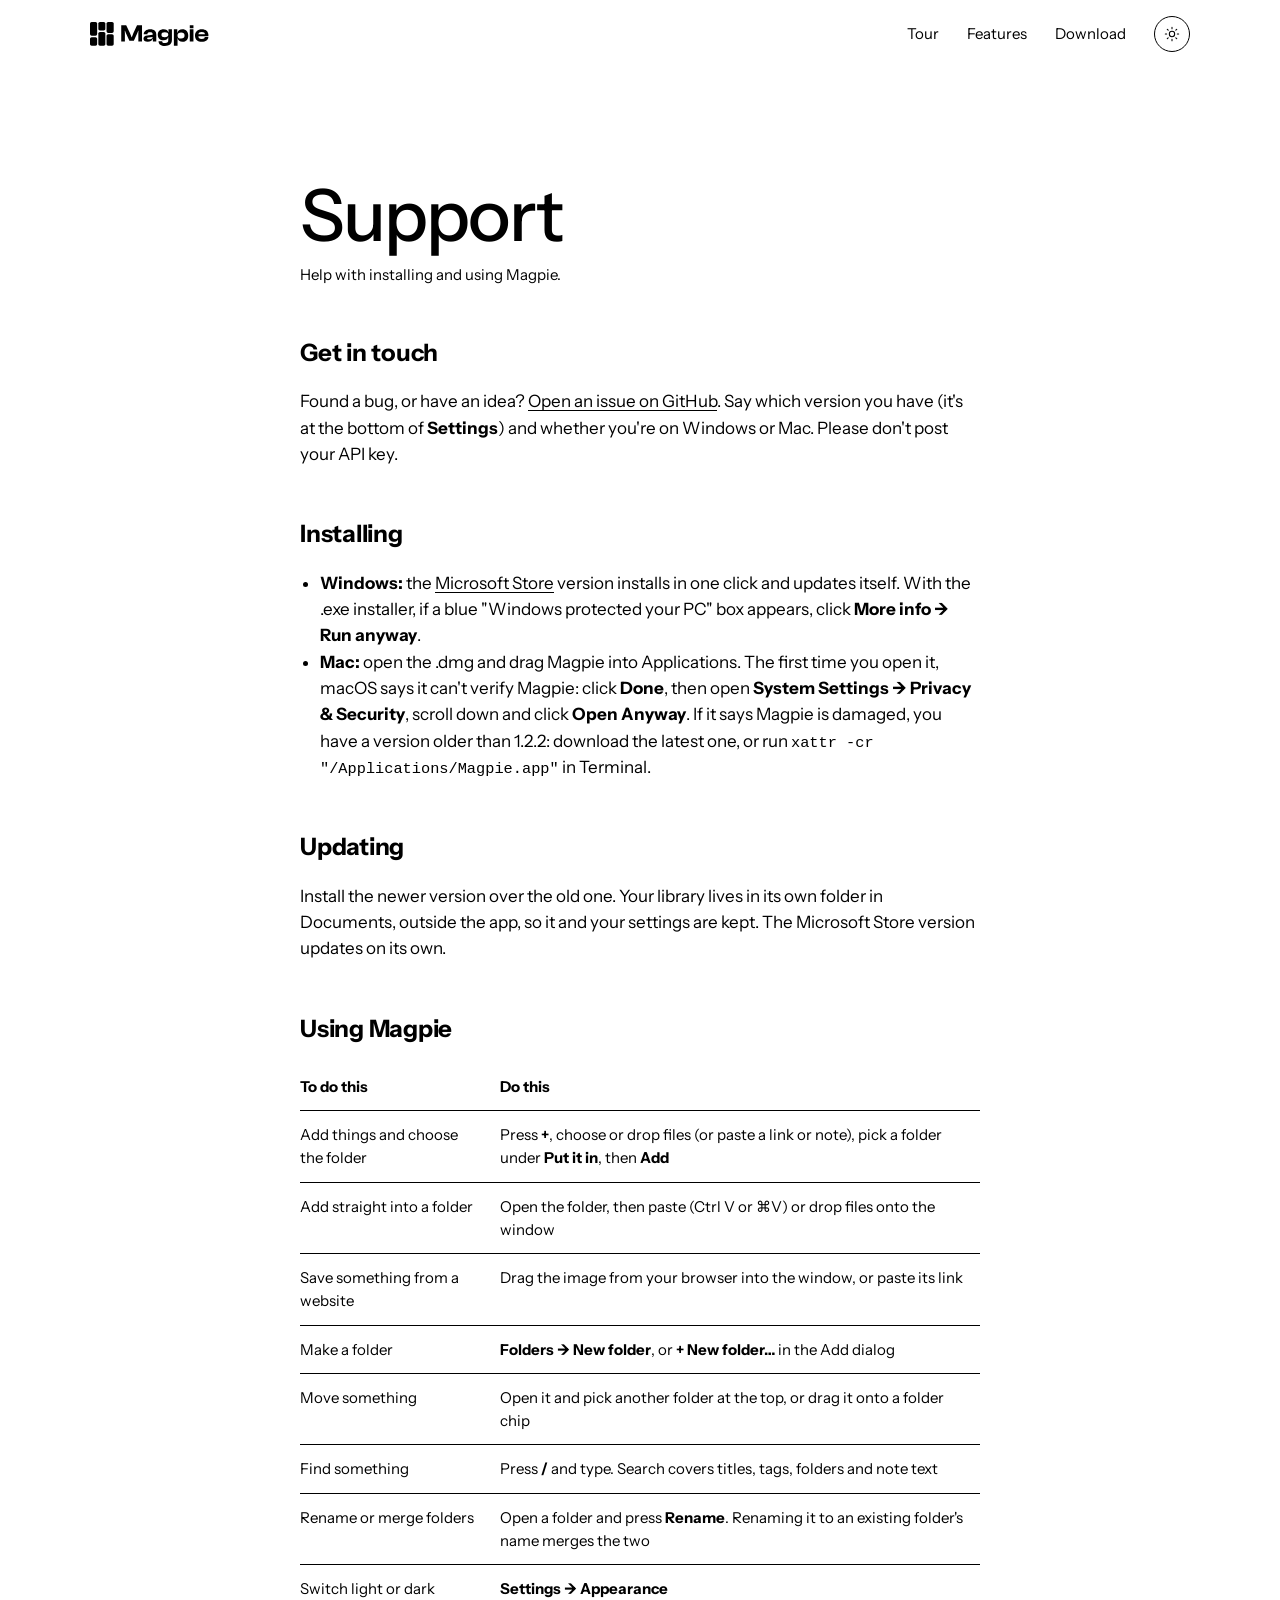
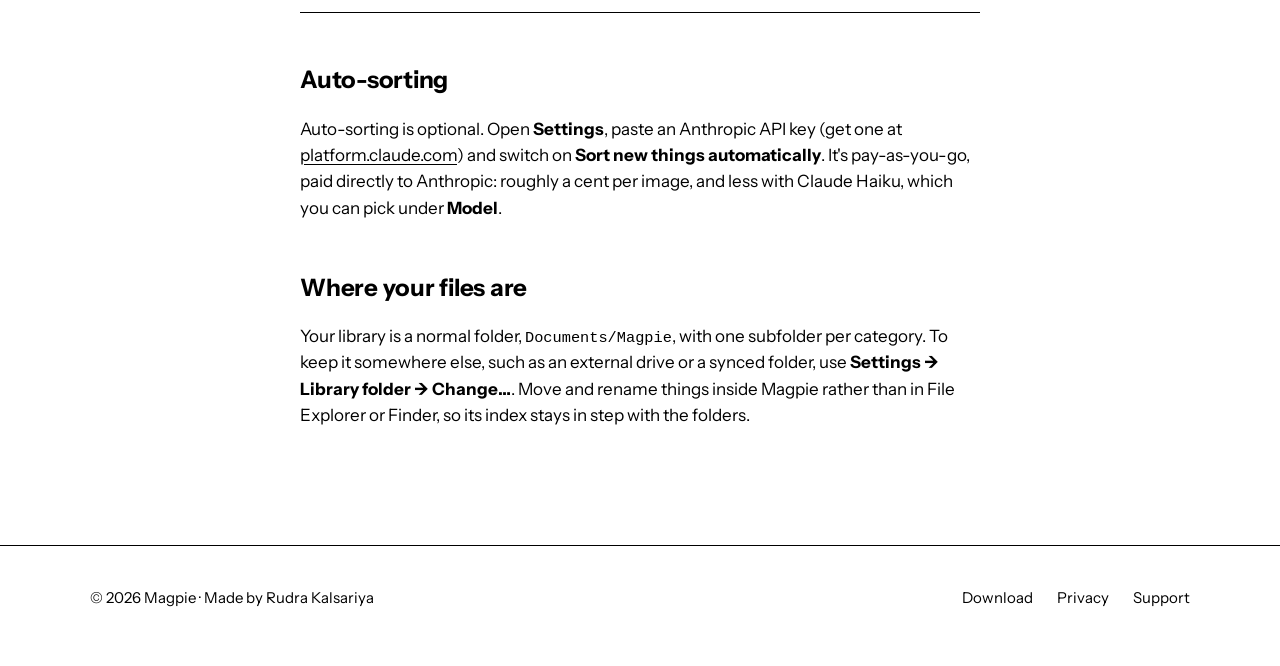
<file: support.html>
<!doctype html>
<html lang="en">
  <head>
    <meta charset="utf-8" />
    <meta name="viewport" content="width=device-width, initial-scale=1" />
    <title>Support · Magpie</title>
    <meta name="description" content="Help with installing, updating and using Magpie." />
    <meta name="theme-color" content="#ffffff" media="(prefers-color-scheme: light)" />
    <meta name="theme-color" content="#000000" media="(prefers-color-scheme: dark)" />
    <link rel="icon" href="/favicon.svg" type="image/svg+xml" />
    <link rel="icon" href="/favicon-32.png" sizes="32x32" type="image/png" />
    <link rel="apple-touch-icon" href="/apple-touch-icon.png" />
    <link rel="preconnect" href="https://api.fontshare.com" />
    <link rel="preconnect" href="https://cdn.fontshare.com" crossorigin />
    <link rel="stylesheet" href="https://api.fontshare.com/v2/css?f[]=clash-display@500&amp;display=swap" />
    <link rel="stylesheet" href="/assets/css/site.css" />
    <script src="/assets/js/theme.js"></script>
    <script src="/assets/js/site.js" defer></script>
  </head>
  <body>
    <a class="skip" href="#main">Skip to content</a>

    <header class="site-header">
      <div class="wrap">
        <a class="brand" href="/" aria-label="Magpie home">
          <svg class="logo" viewBox="0 0 795 161" fill="currentColor" role="img" aria-label="Magpie">
            <path d="M37.12 0H10.88C4.87114 0 0 4.82915 0 10.7862V81.2138C0 87.1708 4.87114 92 10.88 92H37.12C43.1289 92 48 87.1708 48 81.2138V10.7862C48 4.82915 43.1289 0 37.12 0Z" />
            <path d="M37.12 102H10.88C4.87114 102 0 106.875 0 112.888V148.112C0 154.125 4.87114 159 10.88 159H37.12C43.1289 159 48 154.125 48 148.112V112.888C48 106.875 43.1289 102 37.12 102Z" />
            <path d="M92.3467 0H66.6533C60.7697 0 56 4.87456 56 10.8876V46.1124C56 52.1254 60.7697 57 66.6533 57H92.3467C98.2303 57 103 52.1254 103 46.1124V10.8876C103 4.87456 98.2303 0 92.3467 0Z" />
            <path d="M92.3467 67H66.6533C60.7697 67 56 71.8292 56 77.7862V148.214C56 154.171 60.7697 159 66.6533 159H92.3467C98.2303 159 103 154.171 103 148.214V77.7862C103 71.8292 98.2303 67 92.3467 67Z" />
            <path d="M148.12 0H121.88C115.871 0 111 4.83143 111 10.7913V62.2087C111 68.1686 115.871 73 121.88 73H148.12C154.129 73 159 68.1686 159 62.2087V10.7913C159 4.83143 154.129 0 148.12 0Z" />
            <path d="M148.12 83H121.88C115.871 83 111 87.8609 111 93.8571V148.143C111 154.139 115.871 159 121.88 159H148.12C154.129 159 159 154.139 159 148.143V93.8571C159 87.8609 154.129 83 148.12 83Z" />
            <path d="M234.12 131.5H209.552V21.762H242.8L268.515 75.8121L278.834 101.527H280.636L290.627 75.8121L315.522 21.762H348.935V131.5H324.367V75.8121L325.186 58.6143H323.384L316.996 75.8121L294.066 124.948H264.257L241.326 75.8121L234.939 58.6143H233.137L234.12 75.8121V131.5Z" />
            <path d="M387.047 133.138C369.357 133.138 358.711 124.948 358.711 111.19C358.711 99.07 367.72 91.5357 385.245 89.7341L420.459 86.1307V83.0187C420.459 72.3725 415.709 69.4243 402.606 69.4243C390.159 69.4243 385.081 72.7001 385.081 82.036V82.6912H360.349V82.1998C360.349 61.8901 377.383 47.8043 404.408 47.8043C431.761 47.8043 444.7 61.8901 444.7 83.3463V131.5H421.77V112.664H420.459C416.692 125.44 405.227 133.138 387.047 133.138ZM383.443 109.552C383.443 113.975 386.883 115.776 394.089 115.776C410.796 115.776 419.804 111.845 420.459 100.216L391.96 103.492C386.064 103.984 383.443 105.621 383.443 109.552Z" />
            <path d="M493.186 123.147C468.782 123.147 454.696 108.57 454.696 85.4756C454.696 62.5452 469.601 47.8043 494.169 47.8043C510.875 47.8043 522.832 55.011 525.453 69.2606H526.763V49.4422H549.693V119.543C549.693 148.206 532.332 160.982 503.014 160.982C476.48 160.982 459.774 149.189 459.774 128.552H484.342C484.342 137.724 487.945 140.508 504.651 140.508C520.375 140.508 525.125 137.233 525.125 121.181V102.673H523.815C521.194 114.794 511.531 123.147 493.186 123.147ZM479.428 85.4756C479.428 97.5959 486.307 102.018 501.703 102.018C517.427 102.018 525.125 97.5959 525.125 86.2945V84.4928C525.125 73.3553 517.263 69.0968 502.031 69.0968C486.307 69.0968 479.428 73.3553 479.428 85.4756Z" />
            <path d="M587.288 159.344H562.719V49.4422H585.486V71.8812H587.124C590.072 56.1575 600.554 47.8043 619.881 47.8043C645.105 47.8043 659.191 64.5107 659.191 90.553C659.191 116.595 645.432 133.138 620.7 133.138C601.701 133.138 591.219 123.802 588.434 109.389H587.288V159.344ZM587.288 91.6995C587.288 105.785 595.805 110.699 611.201 110.699C626.924 110.699 634.295 105.458 634.295 90.553C634.295 75.4845 626.924 70.4071 611.364 70.4071C595.477 70.4071 587.288 75.8121 587.288 90.3892V91.6995Z" />
            <path d="M693.974 41.089H669.406V21.762H693.974V41.089ZM693.974 131.5H669.406V49.4422H693.974V131.5Z" />
            <path d="M750.401 133.138C723.049 133.138 704.377 119.707 704.377 90.553C704.377 64.3469 722.885 47.8043 749.91 47.8043C776.771 47.8043 794.624 61.8901 794.624 87.6048C794.624 90.553 794.297 92.6822 793.969 95.4666H727.143C727.799 108.078 733.695 113.483 749.582 113.483C764.159 113.483 769.237 109.716 769.237 102.673V101.035H793.805V102.837C793.805 120.69 776.444 133.138 750.401 133.138ZM749.419 66.9675C734.841 66.9675 728.617 71.8812 727.471 82.5274H771.039C770.383 71.7174 763.832 66.9675 749.419 66.9675Z" />
          </svg>
        </a>
        <nav class="nav" aria-label="Main">
          <a class="hide-sm" href="/#tour">Tour</a>
          <a class="hide-sm" href="/#features">Features</a>
          <a href="/#download">Download</a>
          <button class="theme-toggle" type="button" aria-label="Switch theme">
            <svg class="sun" viewBox="0 0 24 24" fill="none" stroke="currentColor" stroke-width="1.6" stroke-linecap="round" aria-hidden="true"><circle cx="12" cy="12" r="4" /><path d="M12 2v2M12 20v2M4.9 4.9l1.4 1.4M17.7 17.7l1.4 1.4M2 12h2M20 12h2M4.9 19.1l1.4-1.4M17.7 6.3l1.4-1.4" /></svg>
            <svg class="moon" viewBox="0 0 24 24" fill="none" stroke="currentColor" stroke-width="1.6" stroke-linecap="round" stroke-linejoin="round" aria-hidden="true"><path d="M20 14.5A8 8 0 0 1 9.5 4a8 8 0 1 0 10.5 10.5z" /></svg>
          </button>
        </nav>
      </div>
    </header>

    <main id="main" class="doc">
      <div class="wrap">
        <h1>Support</h1>
        <p class="meta">Help with installing and using Magpie.</p>

        <h2>Get in touch</h2>
        <p>Found a bug, or have an idea? <a href="https://github.com/RudraKalsariya/Magpie-Library-Website/issues">Open an issue on GitHub</a>. Say which version you have (it's at the bottom of <b>Settings</b>) and whether you're on Windows or Mac. Please don't post your API key.</p>

        <h2>Installing</h2>
        <ul>
          <li><b>Windows:</b> the <a href="/#download">Microsoft Store</a> version installs in one click and updates itself. With the .exe installer, if a blue "Windows protected your PC" box appears, click <b>More info → Run anyway</b>.</li>
          <li><b>Mac:</b> open the .dmg and drag Magpie into Applications. The first time you open it, macOS says it can't verify Magpie: click <b>Done</b>, then open <b>System Settings → Privacy &amp; Security</b>, scroll down and click <b>Open Anyway</b>. If it says Magpie is damaged, you have a version older than 1.2.2: download the latest one, or run <code>xattr -cr "/Applications/Magpie.app"</code> in Terminal.</li>
        </ul>

        <h2>Updating</h2>
        <p>Install the newer version over the old one. Your library lives in its own folder in Documents, outside the app, so it and your settings are kept. The Microsoft Store version updates on its own.</p>

        <h2>Using Magpie</h2>
        <table>
          <thead><tr><th>To do this</th><th>Do this</th></tr></thead>
          <tbody>
            <tr><td>Add things and choose the folder</td><td>Press <b>+</b>, choose or drop files (or paste a link or note), pick a folder under <b>Put it in</b>, then <b>Add</b></td></tr>
            <tr><td>Add straight into a folder</td><td>Open the folder, then paste (Ctrl V or ⌘V) or drop files onto the window</td></tr>
            <tr><td>Save something from a website</td><td>Drag the image from your browser into the window, or paste its link</td></tr>
            <tr><td>Make a folder</td><td><b>Folders → New folder</b>, or <b>+ New folder…</b> in the Add dialog</td></tr>
            <tr><td>Move something</td><td>Open it and pick another folder at the top, or drag it onto a folder chip</td></tr>
            <tr><td>Find something</td><td>Press <b>/</b> and type. Search covers titles, tags, folders and note text</td></tr>
            <tr><td>Rename or merge folders</td><td>Open a folder and press <b>Rename</b>. Renaming it to an existing folder's name merges the two</td></tr>
            <tr><td>Switch light or dark</td><td><b>Settings → Appearance</b></td></tr>
          </tbody>
        </table>

        <h2>Auto-sorting</h2>
        <p>Auto-sorting is optional. Open <b>Settings</b>, paste an Anthropic API key (get one at <a href="https://platform.claude.com/settings/keys">platform.claude.com</a>) and switch on <b>Sort new things automatically</b>. It's pay-as-you-go, paid directly to Anthropic: roughly a cent per image, and less with Claude Haiku, which you can pick under <b>Model</b>.</p>

        <h2>Where your files are</h2>
        <p>Your library is a normal folder, <code>Documents/Magpie</code>, with one subfolder per category. To keep it somewhere else, such as an external drive or a synced folder, use <b>Settings → Library folder → Change…</b>. Move and rename things inside Magpie rather than in File Explorer or Finder, so its index stays in step with the folders.</p>
      </div>
    </main>

    <footer class="site-footer">
      <div class="wrap">
        <span>© <span data-year>2026</span> Magpie · Made by Rudra Kalsariya</span>
        <nav aria-label="Footer">
          <a href="/#download">Download</a>
          <a href="/privacy">Privacy</a>
          <a href="/support">Support</a>
        </nav>
      </div>
    </footer>
  </body>
</html>
</file>
<file: assets/css/site.css>
/* Magpie website. Two colours only: #000 and #fff. No shadows, no glows. */

@font-face {
  font-family: 'Instrument Sans';
  src: url('/assets/fonts/InstrumentSans-Regular.woff2') format('woff2');
  font-weight: 400;
  font-display: swap;
}
@font-face {
  font-family: 'Instrument Sans';
  src: url('/assets/fonts/InstrumentSans-Medium.woff2') format('woff2');
  font-weight: 500;
  font-display: swap;
}
@font-face {
  font-family: 'Instrument Sans';
  src: url('/assets/fonts/InstrumentSans-SemiBold.woff2') format('woff2');
  font-weight: 600;
  font-display: swap;
}
@font-face {
  font-family: 'Instrument Sans';
  src: url('/assets/fonts/InstrumentSans-Bold.woff2') format('woff2');
  font-weight: 700;
  font-display: swap;
}

:root {
  --bg: #ffffff;
  --fg: #000000;
  --display: 'Clash Display', 'Instrument Sans', ui-sans-serif, -apple-system, BlinkMacSystemFont, 'Segoe UI', Helvetica, Arial, sans-serif;
  --font: 'Instrument Sans', ui-sans-serif, -apple-system, BlinkMacSystemFont, 'Segoe UI', Helvetica, Arial, sans-serif;
  --wrap: 1180px;
  --gutter: clamp(16px, 4vw, 40px);
  --radius: 14px;
  --ease: cubic-bezier(0.2, 0.7, 0.2, 1);
  color-scheme: light;
}

@media (prefers-color-scheme: dark) {
  :root:not([data-theme='light']) {
    --bg: #000000;
    --fg: #ffffff;
    color-scheme: dark;
  }
}
:root[data-theme='dark'] {
  --bg: #000000;
  --fg: #ffffff;
  color-scheme: dark;
}

* { box-sizing: border-box; }
[hidden] { display: none !important; }
html { scroll-behavior: smooth; -webkit-text-size-adjust: 100%; }
@media (prefers-reduced-motion: reduce) { html { scroll-behavior: auto; } }

body {
  margin: 0;
  background: var(--bg);
  color: var(--fg);
  font: 400 17px/1.55 var(--font);
  -webkit-font-smoothing: antialiased;
  text-rendering: optimizeLegibility;
  transition: background-color 0.35s var(--ease), color 0.35s var(--ease);
}

img { display: block; max-width: 100%; height: auto; }
a { color: inherit; text-decoration: none; }
button { font: inherit; color: inherit; background: none; border: 0; padding: 0; cursor: pointer; }
:focus-visible { outline: 2px solid var(--fg); outline-offset: 3px; border-radius: 4px; }
::selection { background: var(--fg); color: var(--bg); }

.wrap { width: 100%; max-width: var(--wrap); margin: 0 auto; padding: 0 var(--gutter); }

.skip { position: absolute; left: -9999px; top: 12px; padding: 8px 14px; background: var(--fg); color: var(--bg); border-radius: 999px; z-index: 100; }
.skip:focus { left: 12px; }

/* ---------- headings ---------- */

/* Main headings in Clash Display; subheadings (h3, page h2s) stay in Instrument Sans. */

h1, h2, .statement p.big {
  font-family: var(--display);
  font-weight: 500;
  letter-spacing: -2px;
}

/* ---------- logo (inverts with the theme) ---------- */

.logo { display: block; height: 24px; width: auto; flex: none; }

/* ---------- header ---------- */

.site-header {
  position: sticky;
  top: 0;
  z-index: 20;
  background: var(--bg);
  border-bottom: 1px solid transparent;
  transition: border-color 0.3s var(--ease), background-color 0.35s var(--ease);
}
.site-header.scrolled { border-bottom-color: var(--fg); }
.site-header .wrap { display: flex; align-items: center; gap: 24px; height: 68px; }
.brand { display: flex; align-items: center; gap: 10px; font-weight: 700; font-size: 18px; letter-spacing: -0.01em; }
.nav { display: flex; align-items: center; gap: 28px; margin-left: auto; font-size: 15px; }
.nav a { position: relative; }
.nav a::after { content: ''; position: absolute; left: 0; right: 100%; bottom: -3px; height: 1px; background: currentColor; transition: right 0.3s var(--ease); }
.nav a:hover::after { right: 0; }

.theme-toggle {
  width: 36px;
  height: 36px;
  border: 1px solid var(--fg);
  border-radius: 999px;
  display: grid;
  place-items: center;
  transition: background-color 0.2s, color 0.2s;
}
.theme-toggle:hover { background: var(--fg); color: var(--bg); }
.theme-toggle svg { width: 16px; height: 16px; }
.theme-toggle .moon { display: none; }
:root[data-theme='dark'] .theme-toggle .sun, .is-dark .theme-toggle .sun { display: none; }
:root[data-theme='dark'] .theme-toggle .moon, .is-dark .theme-toggle .moon { display: block; }

/* ---------- buttons ---------- */

.btn {
  display: inline-flex;
  align-items: center;
  gap: 10px;
  height: 50px;
  padding: 0 24px;
  border-radius: 999px;
  border: 1px solid var(--fg);
  font-size: 16px;
  font-weight: 700;
  white-space: nowrap;
  transition: background-color 0.2s var(--ease), color 0.2s var(--ease), transform 0.2s var(--ease);
}
.btn svg { width: 18px; height: 18px; flex: none; }
.btn-solid { background: var(--fg); color: var(--bg); }
.btn-solid:hover { background: var(--bg); color: var(--fg); }
.btn-line:hover { background: var(--fg); color: var(--bg); }
.btn:active { transform: scale(0.98); }
.btn small { font-weight: 400; font-size: 13px; }

/* ---------- hero ---------- */

/* Always two lines: "Your design" / "references, sorted." */
.hero h1 span { display: block; white-space: nowrap; }

.hero { padding: clamp(56px, 10vw, 120px) 0 clamp(40px, 6vw, 72px); text-align: center; }
.eyebrow { display: inline-flex; align-items: center; gap: 8px; font-size: 14px; border: 1px solid var(--fg); border-radius: 999px; padding: 6px 14px; }
.hero h1 {
  margin: 28px auto 0;
  font-size: clamp(32px, 10.4vw, 124px);
  line-height: 0.95;
}
.hero .lede { margin: 28px auto 0; max-width: 34em; font-size: clamp(17px, 1.6vw, 20px); }
.cta { display: flex; flex-wrap: wrap; gap: 12px; justify-content: center; margin-top: 36px; }
.fineprint { margin-top: 18px; font-size: 14px; }

/* Screenshot in a minimal window frame */
.frame {
  margin: clamp(48px, 7vw, 80px) auto 0;
  border: 1px solid var(--fg);
  border-radius: var(--radius);
  overflow: hidden;
  background: var(--bg);
}
.frame-bar { display: flex; align-items: center; gap: 7px; height: 38px; padding: 0 16px; border-bottom: 1px solid var(--fg); }
.frame-bar span { width: 11px; height: 11px; border-radius: 50%; border: 1px solid var(--fg); }
.frame-bar b { margin: 0 auto; font-size: 13px; font-weight: 400; transform: translateX(-24px); }
.frame img { width: 100%; aspect-ratio: 16 / 10; object-fit: cover; object-position: top; }

/* Show the screenshot that matches the current theme */
.shot-dark { display: none; }
:root[data-theme='dark'] .shot-light { display: none; }
:root[data-theme='dark'] .shot-dark { display: block; }
@media (prefers-color-scheme: dark) {
  :root:not([data-theme='light']) .shot-light { display: none; }
  :root:not([data-theme='light']) .shot-dark { display: block; }
}

/* ---------- sections ---------- */

.section { padding: clamp(72px, 11vw, 140px) 0; border-top: 1px solid var(--fg); }
.section-head { display: grid; grid-template-columns: 1fr 1fr; gap: 24px 48px; align-items: end; margin-bottom: clamp(40px, 6vw, 64px); }
.label { font-size: 14px; display: block; margin-bottom: 18px; }
.section h2 { margin: 0; font-size: clamp(36px, 5.6vw, 72px); line-height: 1; }
.section-head p { margin: 0; max-width: 30em; }

/* Steps */
.steps { display: grid; grid-template-columns: repeat(3, 1fr); border-top: 1px solid var(--fg); }
.step { padding: 28px 28px 8px 0; }
.step + .step { padding-left: 28px; border-left: 1px solid var(--fg); }
.step .num { font-size: 14px; }
.step h3 { margin: 40px 0 10px; font-size: 26px; font-weight: 600; letter-spacing: -0.02em; line-height: 1.15; }
.step p { margin: 0; }

/* Tour (screenshot tabs) */
.tabs { display: flex; flex-wrap: wrap; gap: 8px; margin-bottom: 24px; }
.tab { height: 40px; padding: 0 18px; border: 1px solid var(--fg); border-radius: 999px; font-size: 15px; transition: background-color 0.2s, color 0.2s; }
.tab[aria-selected='true'], .tab:hover { background: var(--fg); color: var(--bg); }
.tour-stage { position: relative; }
.tour-stage .frame { margin: 0; }
.tour-panel { display: none; }
.tour-panel.active { display: block; animation: fade 0.45s var(--ease); }
@keyframes fade { from { opacity: 0; transform: translateY(6px); } }
.tour-caption { margin: 18px 0 0; max-width: 40em; }

/* Features */
.features { display: grid; grid-template-columns: repeat(3, 1fr); border-top: 1px solid var(--fg); border-left: 1px solid var(--fg); }
.feature { padding: 32px 28px 36px; border-right: 1px solid var(--fg); border-bottom: 1px solid var(--fg); }
.feature svg { width: 28px; height: 28px; }
.feature h3 { margin: 36px 0 8px; font-size: 22px; font-weight: 600; letter-spacing: -0.01em; line-height: 1.2; }
.feature p { margin: 0; }

/* Privacy statement */
.statement { padding: clamp(80px, 12vw, 160px) 0; background: var(--fg); color: var(--bg); text-align: center; }
.statement p.big { margin: 0 auto; max-width: 16ch; font-size: clamp(36px, 6.2vw, 84px); line-height: 1; }
.statement p.small { margin: 28px auto 0; max-width: 34em; }
.statement a { text-decoration: underline; text-underline-offset: 4px; }

/* Downloads */
.downloads { display: grid; grid-template-columns: repeat(4, 1fr); gap: 16px; }
.dl {
  display: flex;
  flex-direction: column;
  gap: 18px;
  padding: 28px;
  border: 1px solid var(--fg);
  border-radius: var(--radius);
  transition: background-color 0.25s var(--ease), color 0.25s var(--ease);
}
.dl:hover { background: var(--fg); color: var(--bg); }
.dl:hover .btn { background: var(--bg); color: var(--fg); border-color: var(--bg); }
.dl svg.os { width: 32px; height: 32px; }
.dl h3 { margin: 0; font-size: 24px; font-weight: 600; letter-spacing: -0.02em; }
.dl p { margin: 0; font-size: 15px; }
.dl .btn { margin-top: auto; align-self: flex-start; height: 44px; padding: 0 20px; font-size: 15px; font-weight: 500; }
.dl .tag { align-self: flex-start; font-size: 12px; border: 1px solid currentColor; border-radius: 999px; padding: 2px 10px; }
.dl.recommended { background: var(--fg); color: var(--bg); }
.dl.recommended .btn { background: var(--bg); color: var(--fg); border-color: var(--bg); }
.dl.recommended:hover { background: var(--bg); color: var(--fg); }
.dl.recommended:hover .btn { background: var(--fg); color: var(--bg); border-color: var(--fg); }
.dl-note { margin-top: 28px; font-size: 15px; }
.dl-note code { font: 14px ui-monospace, SFMono-Regular, Menlo, Consolas, monospace; border: 1px solid var(--fg); border-radius: 6px; padding: 2px 6px; white-space: nowrap; }
.version { font-size: 14px; }

/* FAQ */
.faq { border-top: 1px solid var(--fg); }
.faq details { border-bottom: 1px solid var(--fg); }
.faq summary {
  list-style: none;
  cursor: pointer;
  display: flex;
  justify-content: space-between;
  align-items: center;
  gap: 24px;
  padding: 24px 0;
  font-size: clamp(19px, 2vw, 24px);
  letter-spacing: -0.01em;
}
.faq summary::-webkit-details-marker { display: none; }
.faq summary i { flex: none; position: relative; width: 16px; height: 16px; }
.faq summary i::before, .faq summary i::after { content: ''; position: absolute; left: 0; right: 0; top: 7.5px; height: 1px; background: currentColor; transition: transform 0.3s var(--ease); }
.faq summary i::after { transform: rotate(90deg); }
.faq details[open] summary i::after { transform: rotate(0deg); }
.faq .answer { padding: 0 0 26px; max-width: 46em; }
.faq .answer p { margin: 0 0 10px; }
.faq .answer code { font: 15px ui-monospace, SFMono-Regular, Menlo, Consolas, monospace; }

/* Footer */
.site-footer { border-top: 1px solid var(--fg); padding: 40px 0 56px; font-size: 15px; }
.site-footer .wrap { display: flex; flex-wrap: wrap; align-items: center; gap: 16px 32px; }
.site-footer nav { display: flex; gap: 24px; margin-left: auto; }
.site-footer nav a:hover { text-decoration: underline; text-underline-offset: 4px; }

/* Plain text pages (privacy, support) */
.doc { padding: clamp(56px, 9vw, 110px) 0 100px; }
.doc .wrap { max-width: 760px; }
.doc h1 { margin: 0 0 12px; font-size: clamp(40px, 6vw, 72px); line-height: 1; }
.doc .meta { margin: 0 0 48px; font-size: 15px; }
.doc h2 { margin: 48px 0 12px; font-size: 24px; font-family: var(--font); font-weight: 700; letter-spacing: -0.01em; }
.doc p, .doc li { max-width: 40em; }
.doc ul { padding-left: 20px; }
.doc a { text-decoration: underline; text-underline-offset: 3px; }
.doc table { width: 100%; border-collapse: collapse; margin: 16px 0; font-size: 15px; }
.doc th, .doc td { text-align: left; vertical-align: top; padding: 12px 16px 12px 0; border-bottom: 1px solid var(--fg); }
.doc th { font-weight: 700; }
.doc .lead { font-size: 20px; }
.doc .box { border: 1px solid var(--fg); border-radius: var(--radius); padding: 24px 28px; margin: 28px 0; }

/* Reveal on scroll */
.reveal { opacity: 0; transform: translateY(14px); transition: opacity 0.8s var(--ease), transform 0.8s var(--ease); }
.reveal.in { opacity: 1; transform: none; }
@media (prefers-reduced-motion: reduce) {
  .reveal { opacity: 1; transform: none; transition: none; }
  .tour-panel.active { animation: none; }
  body, .site-header, .btn, .dl { transition: none; }
}

/* ---------- small screens ---------- */

@media (max-width: 900px) {
  .section-head { grid-template-columns: 1fr; }
  .features, .downloads { grid-template-columns: 1fr 1fr; }
}
@media (max-width: 640px) {
  body { font-size: 16px; }
  .nav .hide-sm { display: none; }
  .nav { gap: 18px; }
  .steps { grid-template-columns: 1fr; }
  .step { padding: 24px 0; }
  .step + .step { padding-left: 0; border-left: 0; border-top: 1px solid var(--fg); }
  .step h3 { margin-top: 16px; }
  .features, .downloads { grid-template-columns: 1fr; }
  .frame-bar b { display: none; }
  .btn { height: 48px; padding: 0 20px; }
  .site-footer nav { margin-left: 0; }
  .dl-note code { white-space: normal; overflow-wrap: anywhere; }
}

.doc code { font: 0.9em ui-monospace, SFMono-Regular, Menlo, Consolas, monospace; }
.doc .btn { text-decoration: none; margin-top: 12px; }
.doc .box ul { margin: 0; }
</file>
